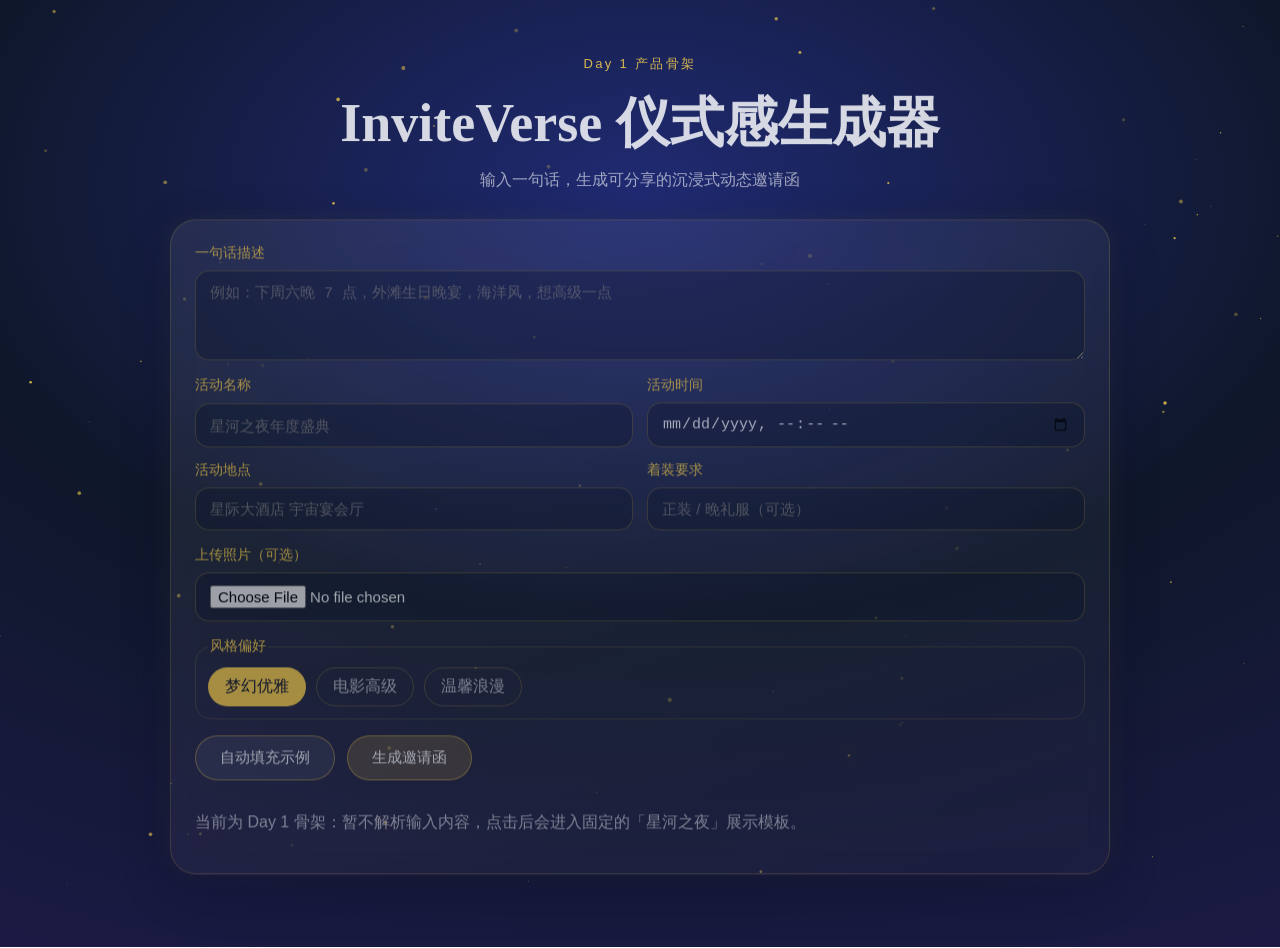
<file: web/day1/index.html>
﻿<!doctype html>
<html lang="zh-CN">
<head>
  <meta charset="utf-8">
  <meta name="viewport" content="width=device-width, initial-scale=1">
  <title>InviteVerse Day 1</title>
  <meta http-equiv="refresh" content="0; url=./creator.html">
</head>
<body>
  <p>正在跳转到 Creator 页面… <a href="./creator.html">点击进入</a></p>
</body>
</html>
</file>
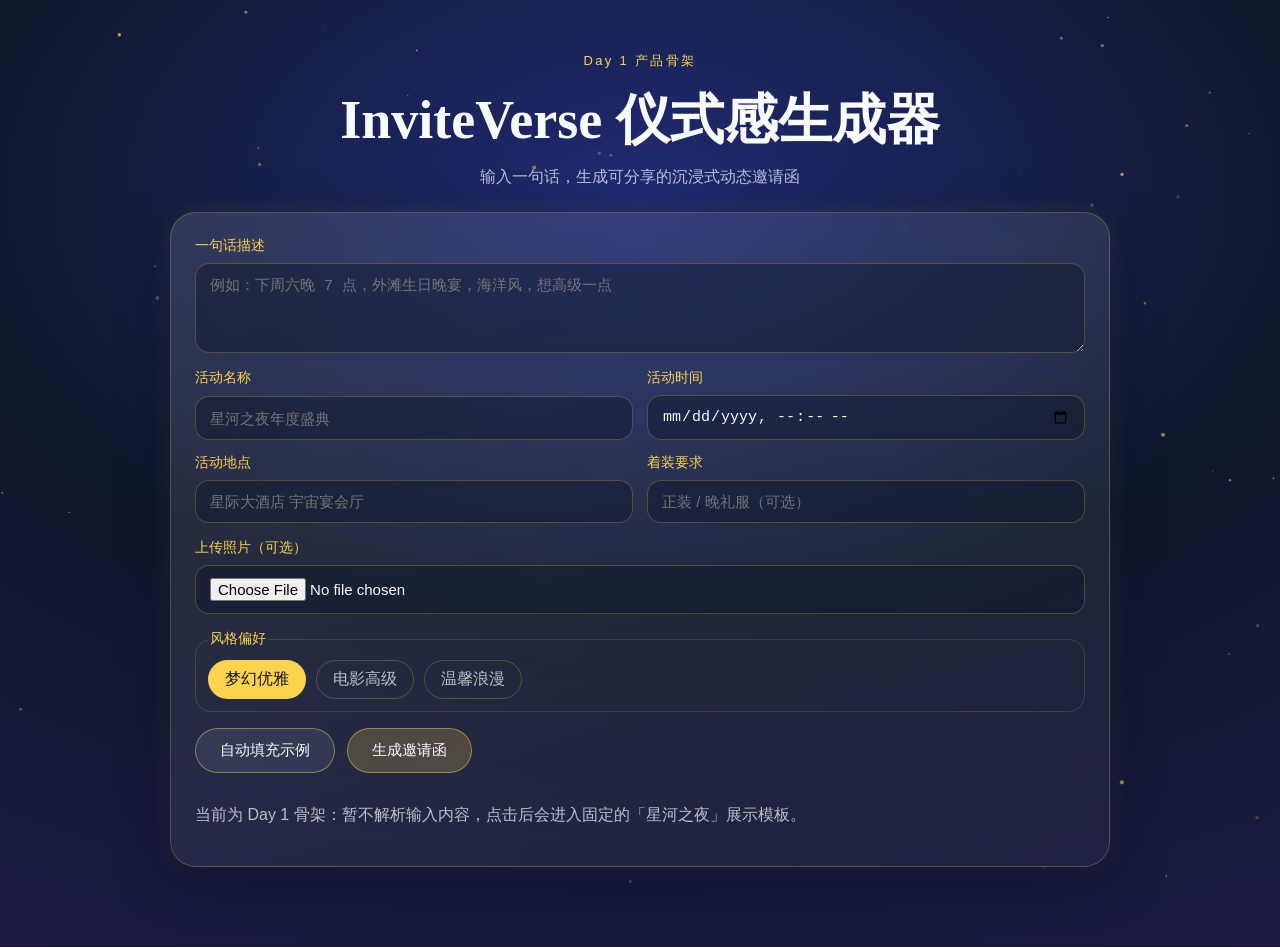
<file: web/day1/creator.html>
﻿<!doctype html>
<html lang="zh-CN">
<head>
  <meta charset="utf-8">
  <meta name="viewport" content="width=device-width, initial-scale=1">
  <title>InviteVerse 仪式感生成器 - 创建邀请</title>
  <link rel="stylesheet" href="./styles.css">
</head>
<body class="creator-page" data-page="creator">
  <canvas id="starfield-canvas" aria-hidden="true"></canvas>

  <div class="creator-shell">
    <header class="creator-header fade-up">
      <p class="eyebrow">Day 1 产品骨架</p>
      <h1>InviteVerse 仪式感生成器</h1>
      <p class="subhead">输入一句话，生成可分享的沉浸式动态邀请函</p>
    </header>

    <main class="glass-card creator-card fade-up delay-1">
      <form id="creator-form" class="creator-form">
        <label class="field">
          <span>一句话描述</span>
          <textarea
            id="prompt-input"
            name="prompt"
            rows="3"
            placeholder="例如：下周六晚 7 点，外滩生日晚宴，海洋风，想高级一点"
          ></textarea>
        </label>

        <div class="field-grid">
          <label class="field">
            <span>活动名称</span>
            <input type="text" name="event_name" placeholder="星河之夜年度盛典">
          </label>
          <label class="field">
            <span>活动时间</span>
            <input type="datetime-local" name="event_time">
          </label>
          <label class="field">
            <span>活动地点</span>
            <input type="text" name="event_location" placeholder="星际大酒店 宇宙宴会厅">
          </label>
          <label class="field">
            <span>着装要求</span>
            <input type="text" name="dress_code" placeholder="正装 / 晚礼服（可选）">
          </label>
        </div>

        <label class="field">
          <span>上传照片（可选）</span>
          <input type="file" name="photo" accept="image/*">
        </label>

        <fieldset class="style-group">
          <legend>风格偏好</legend>
          <label class="style-chip">
            <input type="radio" name="style" value="dream" checked>
            <span>梦幻优雅</span>
          </label>
          <label class="style-chip">
            <input type="radio" name="style" value="movie">
            <span>电影高级</span>
          </label>
          <label class="style-chip">
            <input type="radio" name="style" value="warm">
            <span>温馨浪漫</span>
          </label>
        </fieldset>

        <div class="actions">
          <button id="auto-fill-btn" type="button" class="btn btn-secondary">自动填充示例</button>
          <button type="submit" class="btn btn-primary">生成邀请函</button>
        </div>

        <p class="hint">当前为 Day 1 骨架：暂不解析输入内容，点击后会进入固定的「星河之夜」展示模板。</p>
      </form>
    </main>
  </div>

  <script src="./app.js"></script>
</body>
</html>
</file>
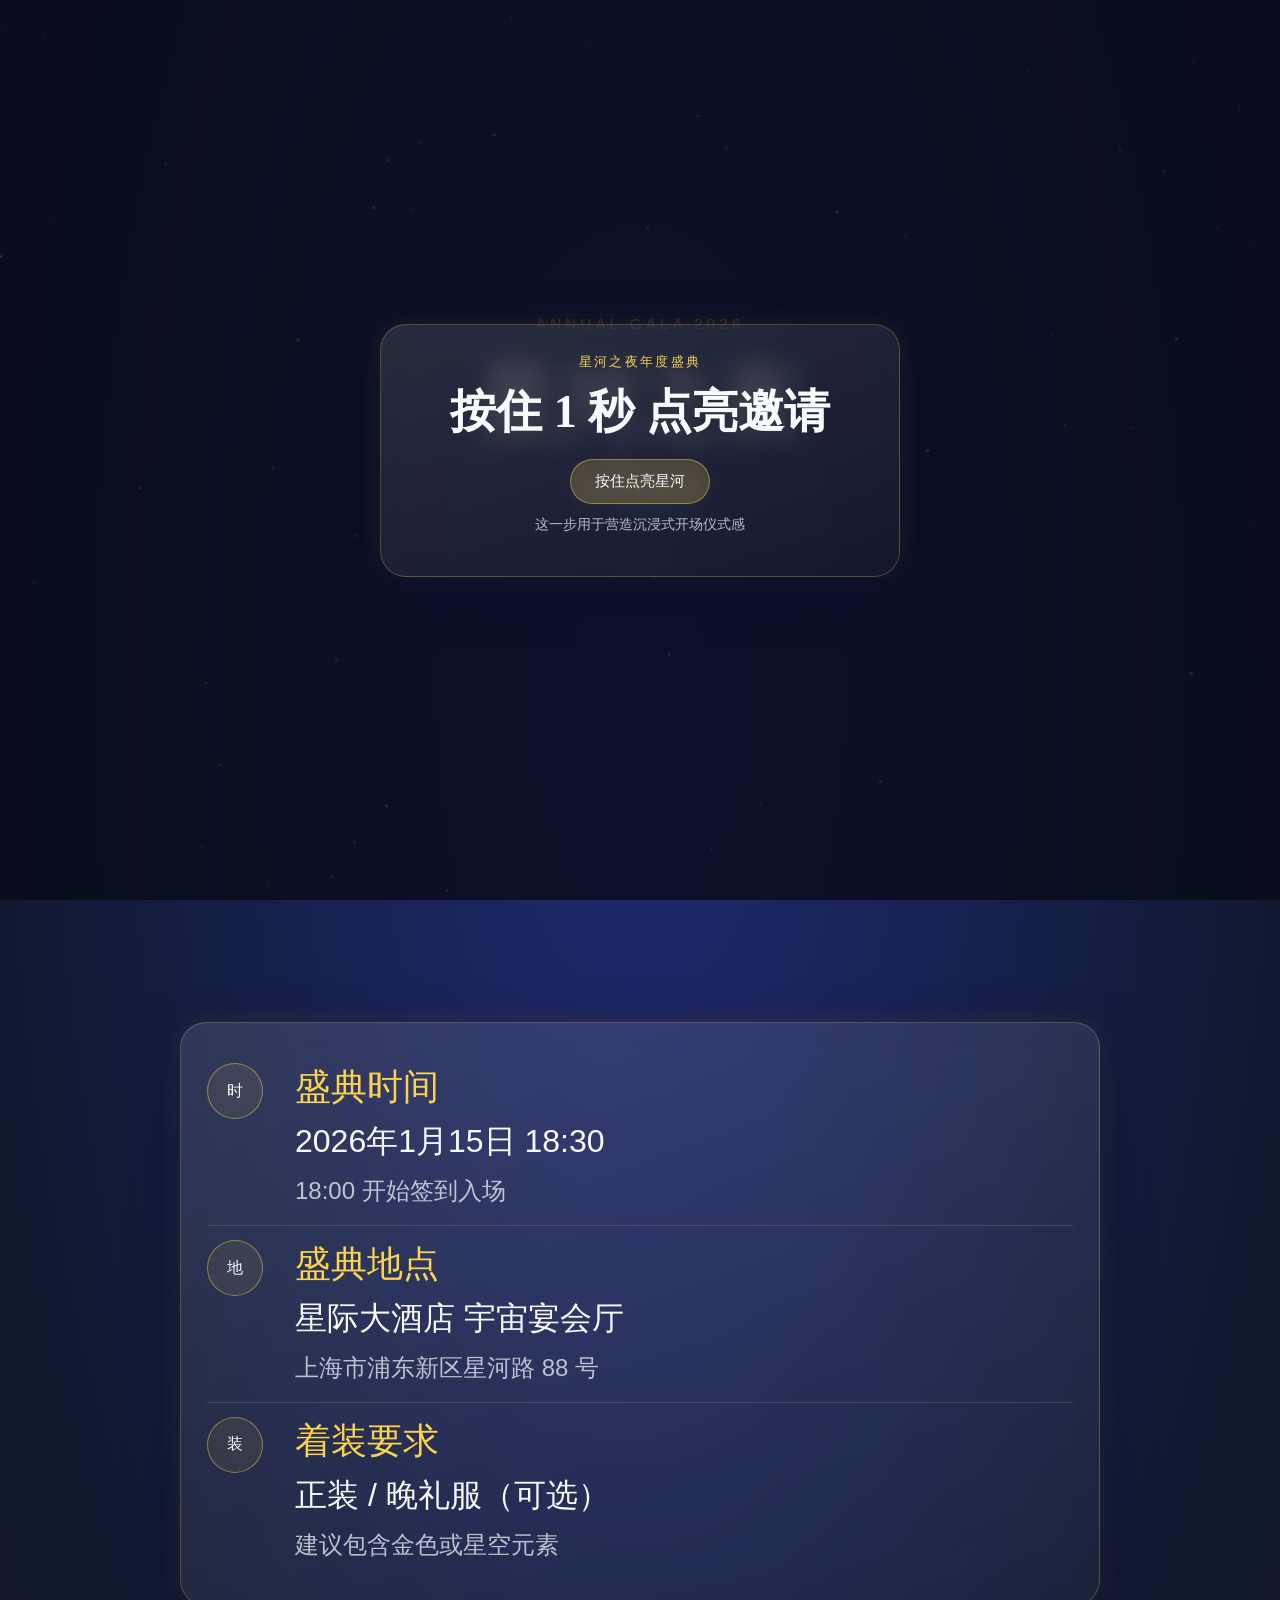
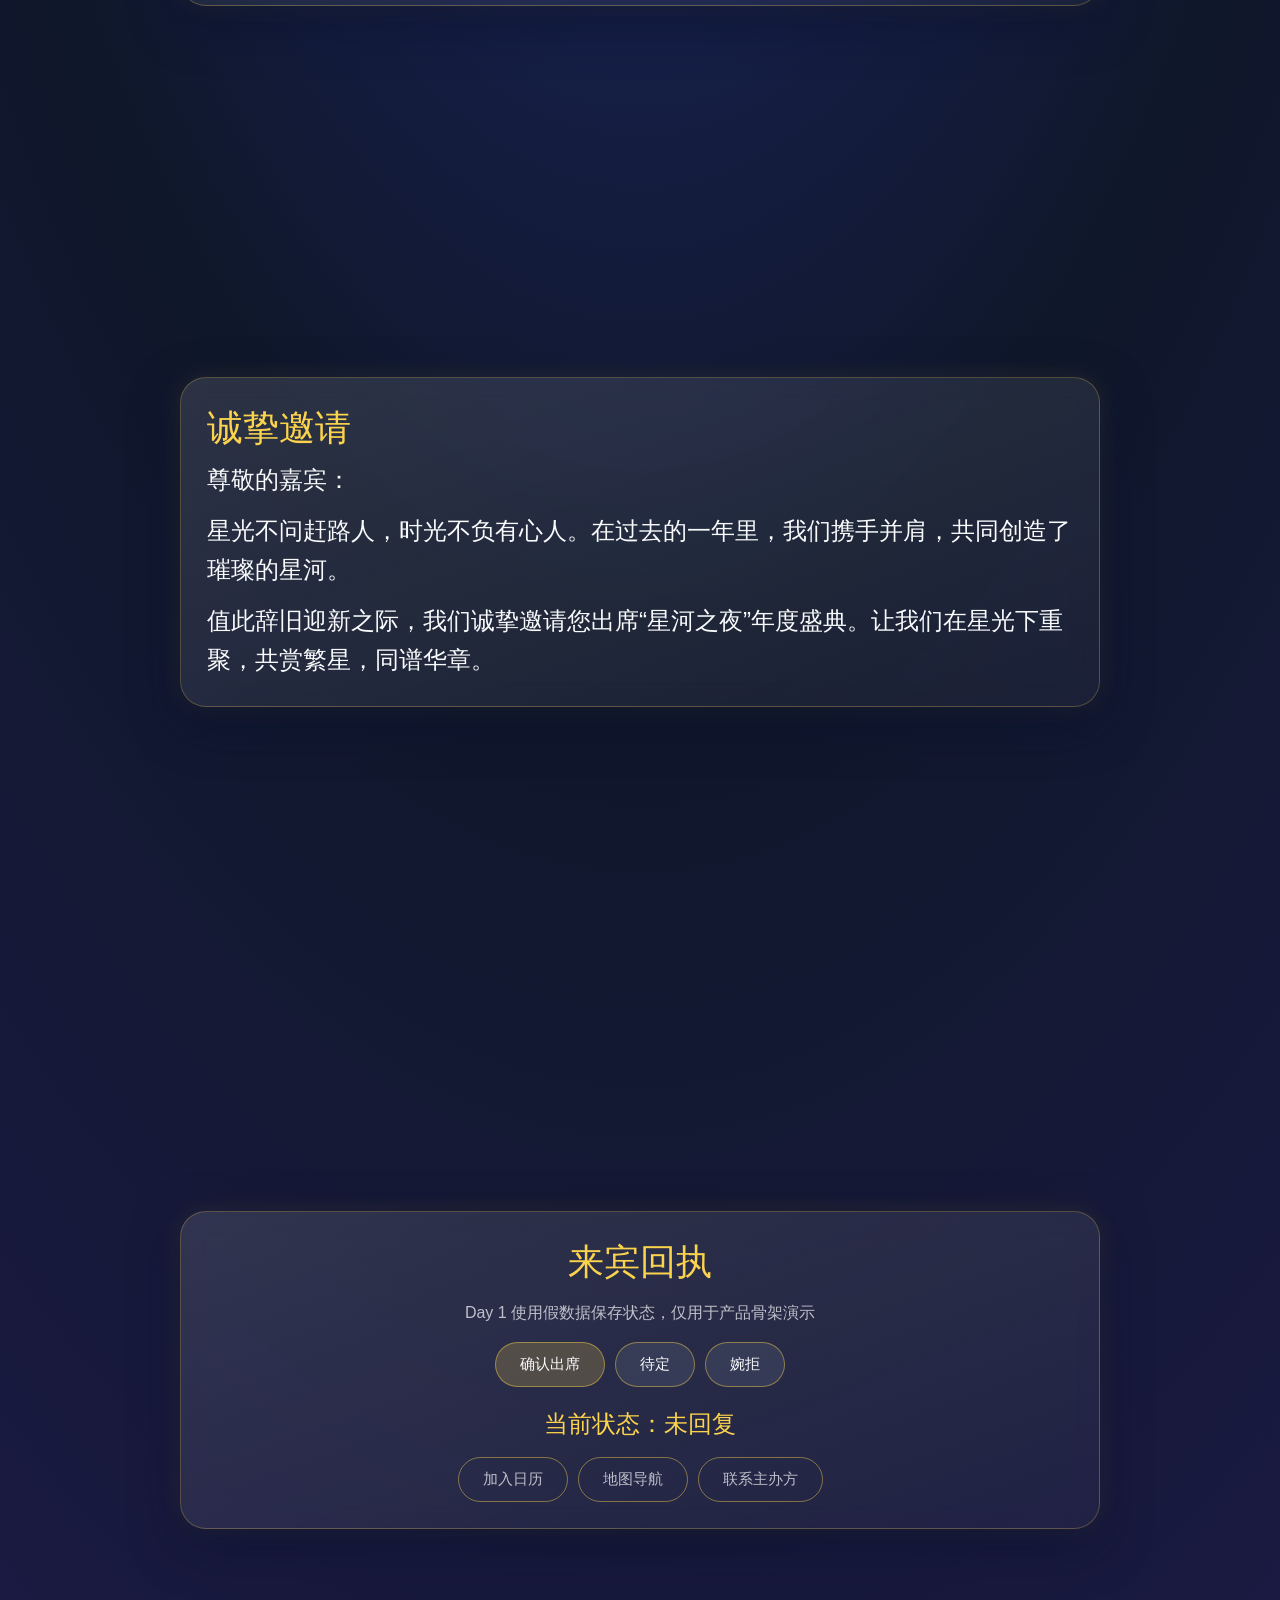
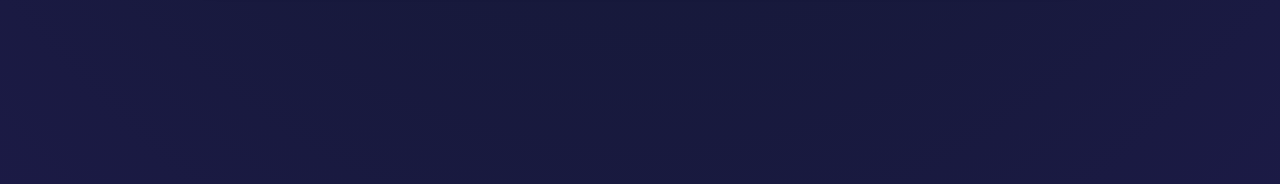
<file: web/day1/guest.html>
﻿<!doctype html>
<html lang="zh-CN">
<head>
  <meta charset="utf-8">
  <meta name="viewport" content="width=device-width, initial-scale=1">
  <title>星河之夜年度盛典 - 动态邀请函</title>
  <link rel="stylesheet" href="./styles.css">
</head>
<body class="guest-page" data-page="guest">
  <canvas id="starfield-canvas" aria-hidden="true"></canvas>

  <div id="ignite-overlay" class="ignite-overlay">
    <div class="ignite-panel glass-card">
      <p class="eyebrow">星河之夜年度盛典</p>
      <h2>按住 1 秒 点亮邀请</h2>
      <button id="ignite-button" type="button" class="btn btn-primary">按住点亮星河</button>
      <p class="overlay-note">这一步用于营造沉浸式开场仪式感</p>
    </div>
  </div>

  <main id="guest-main" class="guest-main">
    <section class="section hero">
      <div class="hero-content">
        <p class="hero-kicker fade-up">ANNUAL GALA 2026</p>
        <h1 class="hero-title fade-up delay-1">星河之夜</h1>
        <p class="hero-subtitle fade-up delay-2">年度盛典</p>
        <p class="hero-tip fade-up delay-3">向下滑动</p>
      </div>
    </section>

    <section class="section reveal-on-scroll">
      <article class="glass-card info-card">
        <div class="info-item">
          <div class="icon-ring">时</div>
          <div>
            <h3>盛典时间</h3>
            <p class="major">2026年1月15日 18:30</p>
            <p class="minor">18:00 开始签到入场</p>
          </div>
        </div>
        <div class="info-item">
          <div class="icon-ring">地</div>
          <div>
            <h3>盛典地点</h3>
            <p class="major">星际大酒店 宇宙宴会厅</p>
            <p class="minor">上海市浦东新区星河路 88 号</p>
          </div>
        </div>
        <div class="info-item">
          <div class="icon-ring">装</div>
          <div>
            <h3>着装要求</h3>
            <p class="major">正装 / 晚礼服（可选）</p>
            <p class="minor">建议包含金色或星空元素</p>
          </div>
        </div>
      </article>
    </section>

    <section class="section reveal-on-scroll">
      <article class="glass-card letter-card">
        <h2>诚挚邀请</h2>
        <p>尊敬的嘉宾：</p>
        <p>星光不问赶路人，时光不负有心人。在过去的一年里，我们携手并肩，共同创造了璀璨的星河。</p>
        <p>值此辞旧迎新之际，我们诚挚邀请您出席“星河之夜”年度盛典。让我们在星光下重聚，共赏繁星，同谱华章。</p>
      </article>
    </section>

    <section class="section reveal-on-scroll">
      <article class="glass-card action-card">
        <h2>来宾回执</h2>
        <p class="minor">Day 1 使用假数据保存状态，仅用于产品骨架演示</p>
        <div class="rsvp-actions">
          <button type="button" class="btn btn-primary" data-rsvp="confirm">确认出席</button>
          <button type="button" class="btn btn-secondary" data-rsvp="pending">待定</button>
          <button type="button" class="btn btn-secondary" data-rsvp="decline">婉拒</button>
        </div>
        <p id="rsvp-status" class="status-text">当前状态：未回复</p>

        <div class="utility-actions">
          <button id="calendar-btn" type="button" class="btn btn-ghost">加入日历</button>
          <button id="map-btn" type="button" class="btn btn-ghost">地图导航</button>
          <button id="contact-btn" type="button" class="btn btn-ghost">联系主办方</button>
        </div>
      </article>
    </section>
  </main>

  <div id="toast" class="toast" role="status" aria-live="polite"></div>

  <script src="./app.js"></script>
</body>
</html>
</file>
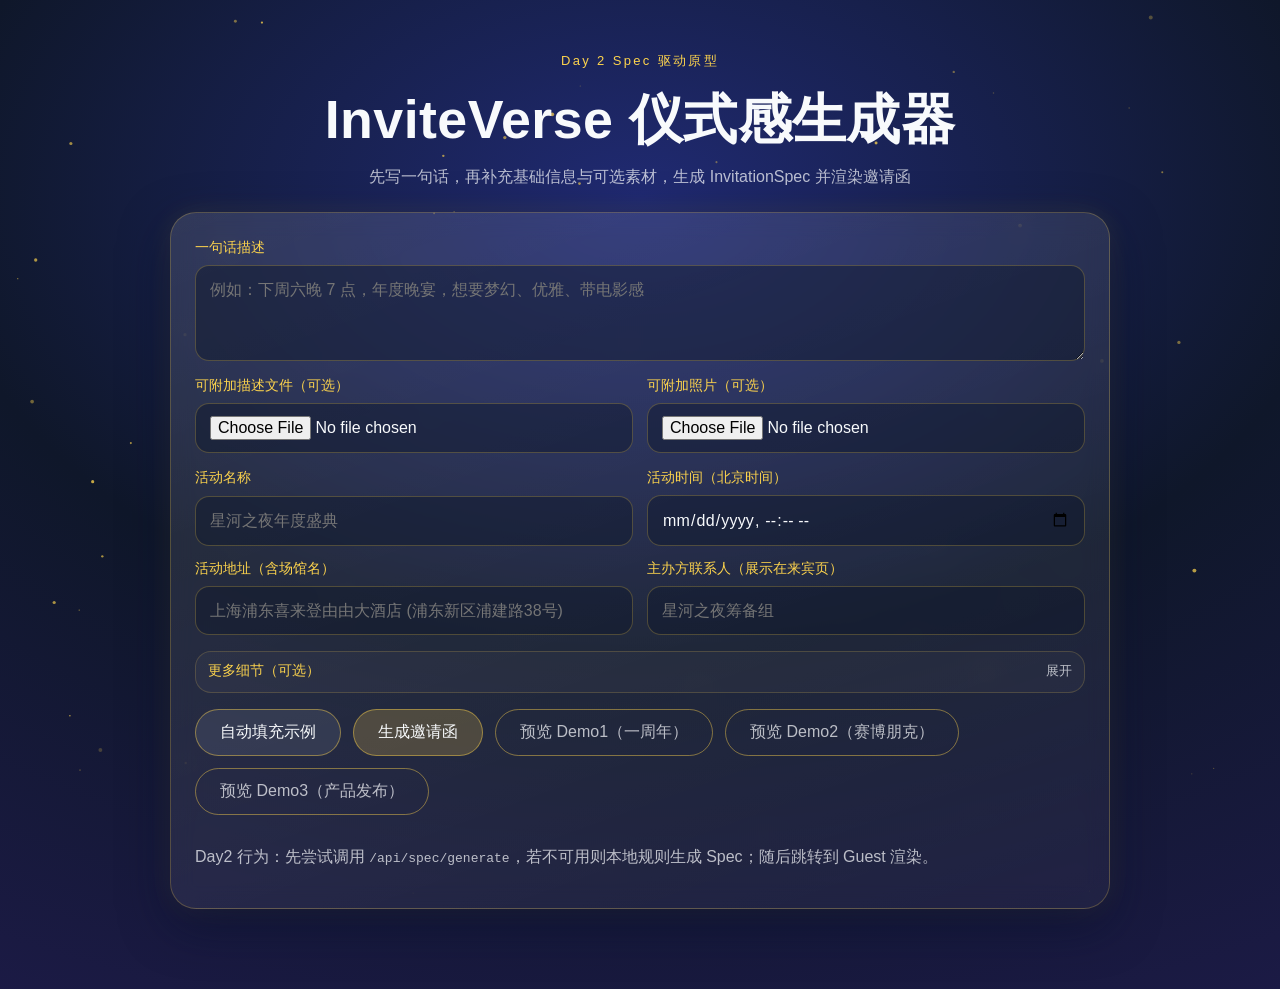
<file: web/day2/creator.html>
﻿<!doctype html>
<html lang="zh-CN">
<head>
  <meta charset="utf-8">
  <meta name="viewport" content="width=device-width, initial-scale=1">
  <title>InviteVerse 仪式感生成器 - Day2 创建邀请</title>
  <link rel="stylesheet" href="./styles.css">
</head>
<body class="creator-page" data-page="creator">
  <canvas id="starfield-canvas" aria-hidden="true"></canvas>

  <div class="creator-shell">
    <header class="creator-header fade-up">
      <p class="eyebrow">Day 2 Spec 驱动原型</p>
      <h1>InviteVerse 仪式感生成器</h1>
      <p class="subhead">先写一句话，再补充基础信息与可选素材，生成 InvitationSpec 并渲染邀请函</p>
    </header>

    <main class="glass-card creator-card fade-up delay-1">
      <form id="creator-form" class="creator-form">
        <label class="field field-wide">
          <span>一句话描述</span>
          <textarea
            id="prompt-input"
            name="prompt"
            rows="3"
            placeholder="例如：下周六晚 7 点，年度晚宴，想要梦幻、优雅、带电影感"
          ></textarea>
        </label>

        <div class="attachment-grid">
          <label class="field">
            <span>可附加描述文件（可选）</span>
            <input type="file" name="desc_file" accept=".txt,.md,.doc,.docx,.pdf">
          </label>
          <label class="field">
            <span>可附加照片（可选）</span>
            <input type="file" name="photo_file" accept="image/*">
          </label>
        </div>

        <div class="field-grid">
          <label class="field">
            <span>活动名称</span>
            <input type="text" name="event_name" placeholder="星河之夜年度盛典" required>
          </label>
          <label class="field">
            <span>活动时间（北京时间）</span>
            <input type="datetime-local" name="event_time" required>
          </label>
          <label class="field">
            <span>活动地址（含场馆名）</span>
            <input type="text" name="event_address" placeholder="上海浦东喜来登由由大酒店 (浦东新区浦建路38号)" required>
          </label>
          <label class="field">
            <span>主办方联系人（展示在来宾页）</span>
            <input type="text" name="event_contact" placeholder="星河之夜筹备组" required>
          </label>
        </div>

        <details class="advanced-panel">
          <summary>更多细节（可选）</summary>
          <div class="advanced-grid">
            <label class="field">
              <span>着装要求（可选）</span>
              <input type="text" name="dress_code" placeholder="正装 / 晚礼服（Black Tie Optional）">
            </label>
          </div>
        </details>

        <div class="actions">
          <button id="auto-fill-btn" type="button" class="btn btn-secondary">自动填充示例</button>
          <button type="submit" class="btn btn-primary">生成邀请函</button>
          <a href="./demo1_anniversary.html" class="btn btn-ghost" target="_blank" rel="noopener">预览 Demo1（一周年）</a>
          <a href="./demo2_cyberpunk.html" class="btn btn-ghost" target="_blank" rel="noopener">预览 Demo2（赛博朋克）</a>
          <a href="./demo3_launch.html" class="btn btn-ghost" target="_blank" rel="noopener">预览 Demo3（产品发布）</a>
        </div>

        <p class="hint">Day2 行为：先尝试调用 <code>/api/spec/generate</code>，若不可用则本地规则生成 Spec；随后跳转到 Guest 渲染。</p>
      </form>
    </main>
  </div>

  <script src="./app.js"></script>
</body>
</html>
</file>
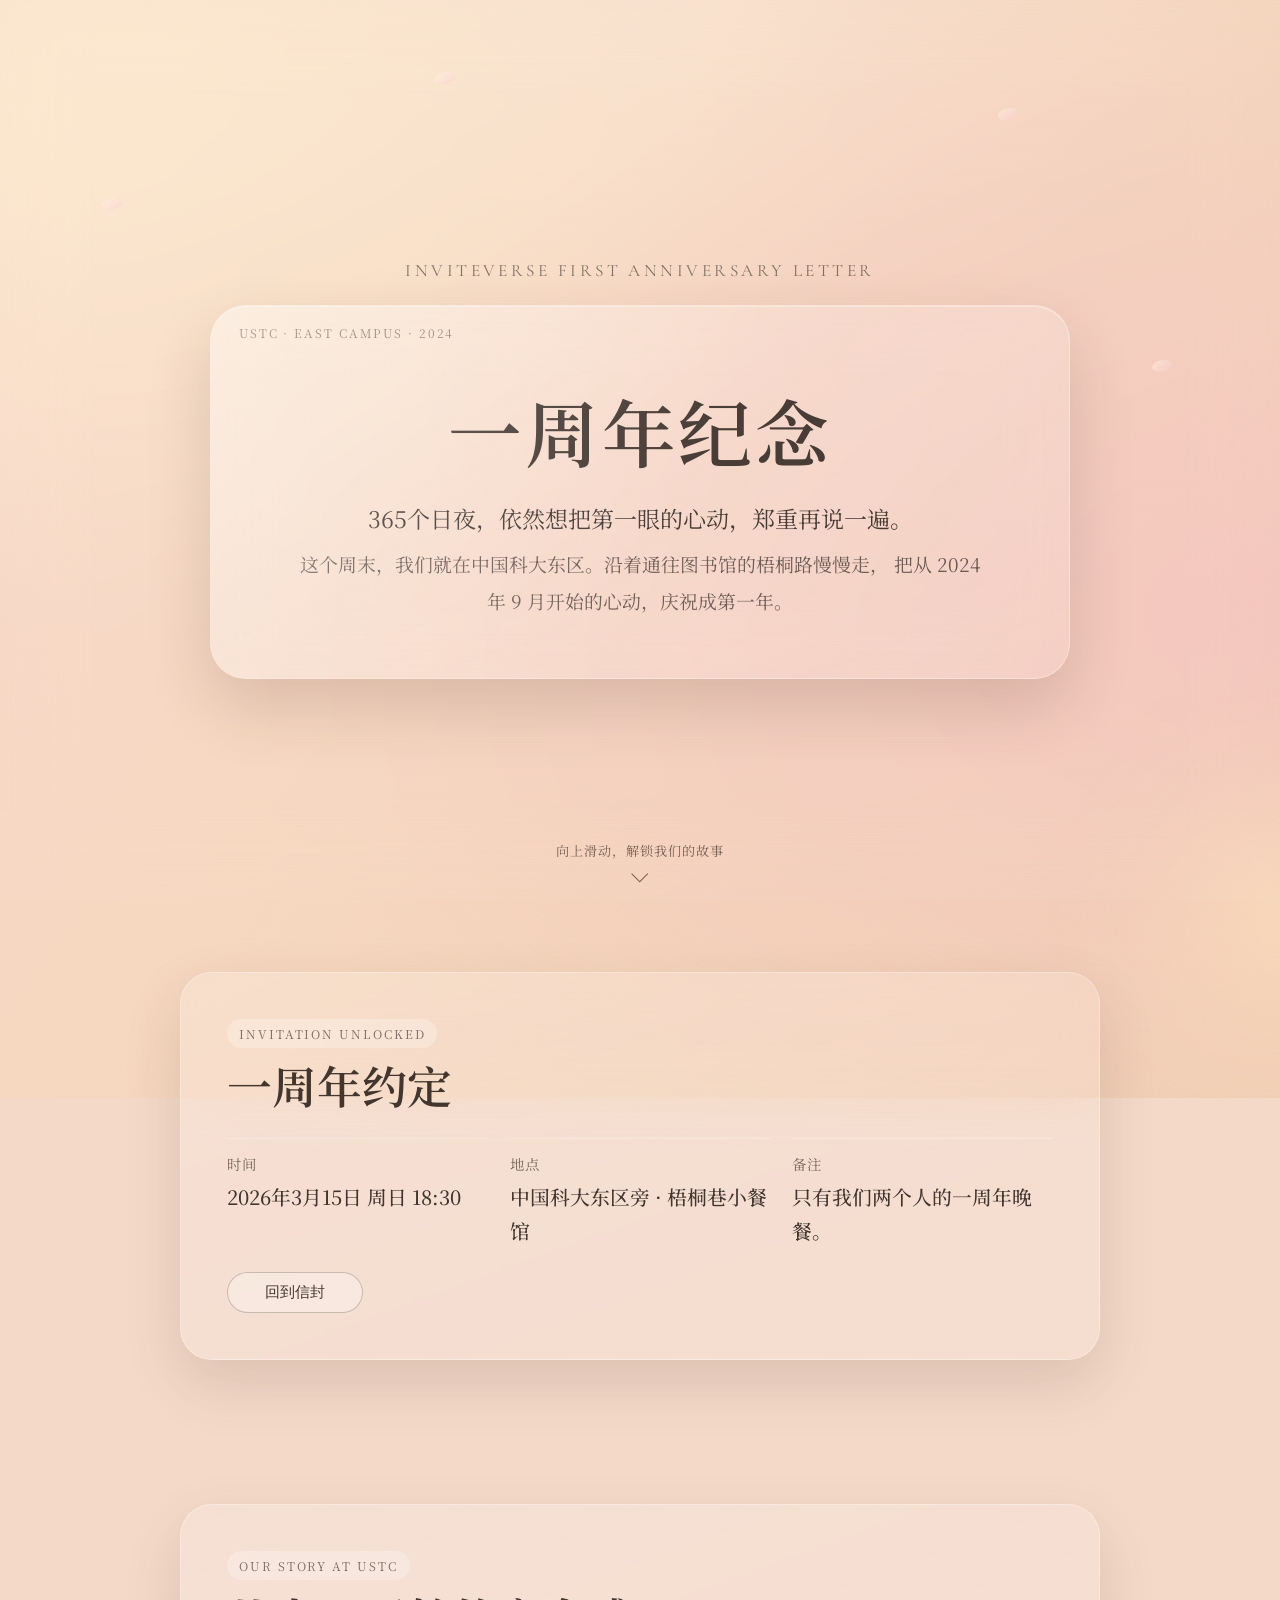
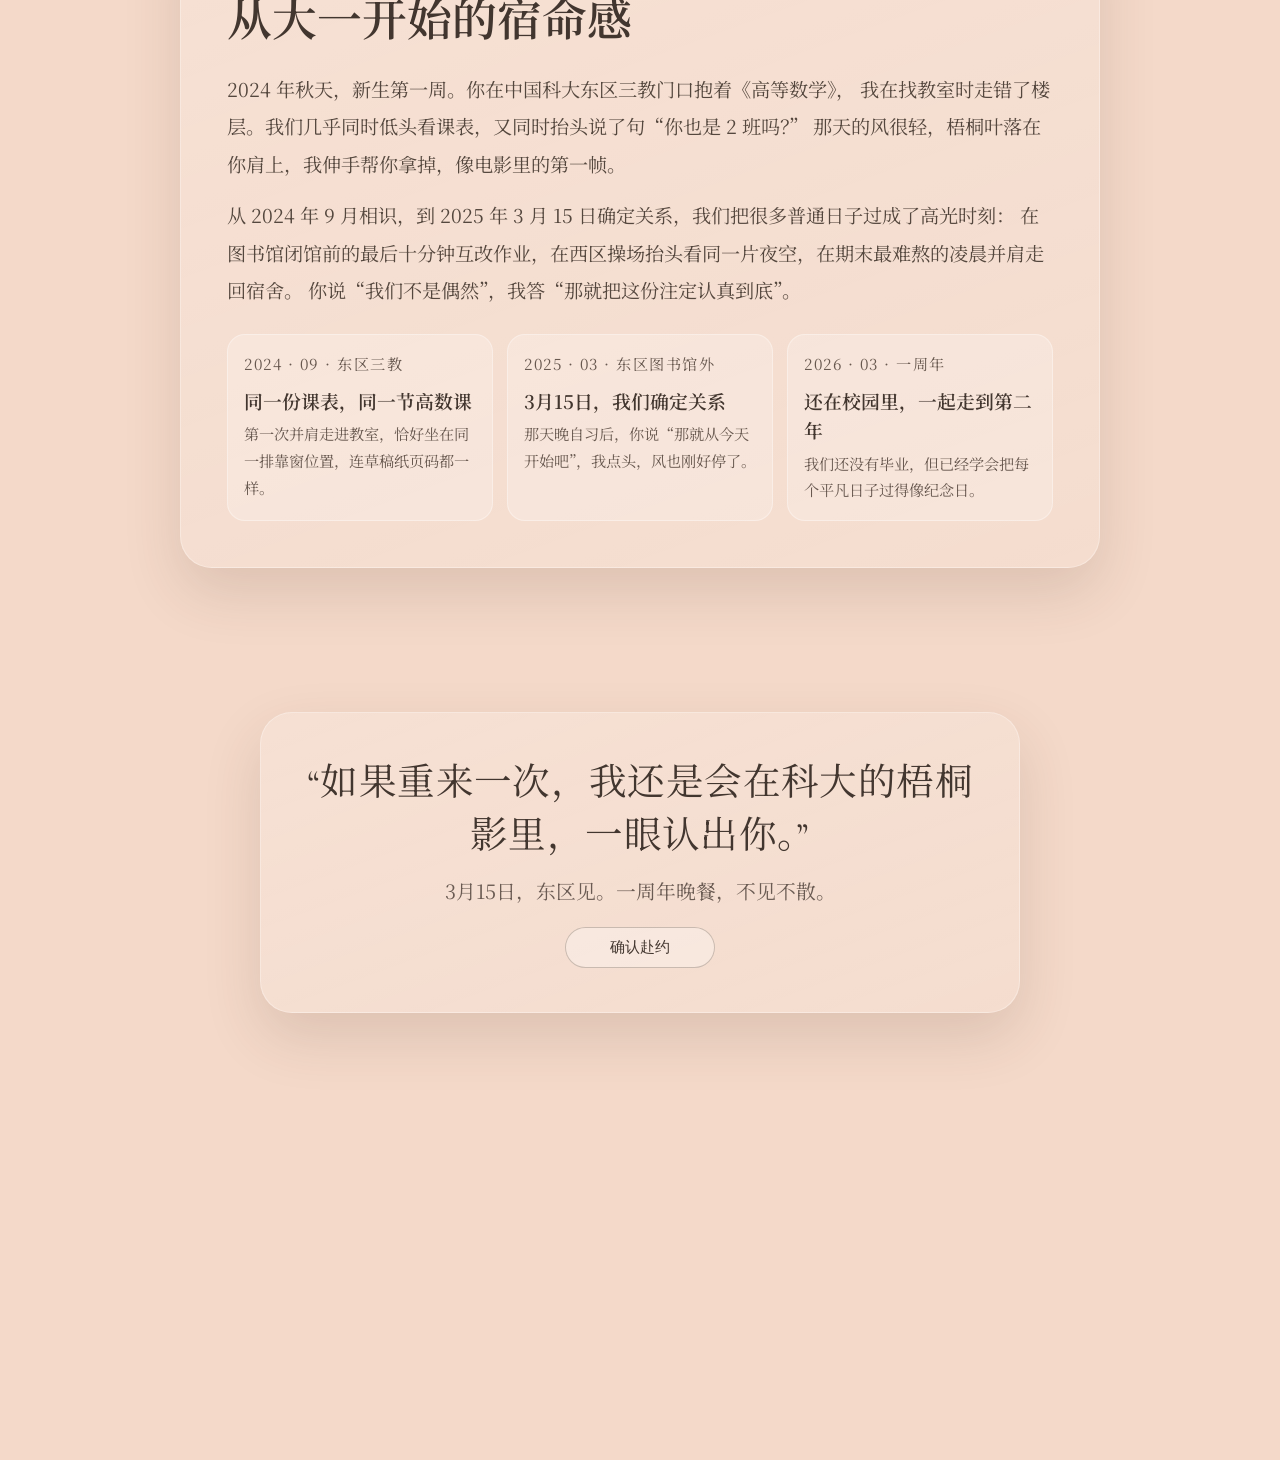
<file: web/day2/demo1_anniversary.html>
﻿<!doctype html>
<html lang="zh-CN">
<head>
  <meta charset="utf-8">
  <meta name="viewport" content="width=device-width, initial-scale=1">
  <title>InviteVerse Demo1 - 情侣一周年纪念</title>
  <link rel="preconnect" href="https://fonts.googleapis.com">
  <link rel="preconnect" href="https://fonts.gstatic.com" crossorigin>
  <link href="https://fonts.googleapis.com/css2?family=Cormorant+Garamond:wght@500;600&family=Noto+Serif+SC:wght@400;500;600&display=swap" rel="stylesheet">
  <link rel="stylesheet" href="./demo1.css">
</head>
<body>
  <div class="demo1-root" id="demo1-root">
    <div class="bg-gradient" aria-hidden="true"></div>
    <div class="bg-blur" aria-hidden="true"></div>
    <div class="bg-grain" aria-hidden="true"></div>
    <div class="pointer-glow" id="pointer-glow" aria-hidden="true"></div>

    <div class="petal-layer" aria-hidden="true">
      <span class="petal petal-a"></span>
      <span class="petal petal-b"></span>
      <span class="petal petal-c"></span>
      <span class="petal petal-d"></span>
    </div>

    <main class="hero-stage">
      <p class="hero-eyebrow">InviteVerse First Anniversary Letter</p>

      <section class="envelope-shell" aria-label="情侣一周年邀请卡片">
        <article class="envelope-card">
          <p class="seal-line">USTC · East Campus · 2024</p>
          <div class="envelope-content">
            <h1>一周年纪念</h1>
            <p class="lead">365个日夜，依然想把第一眼的心动，郑重再说一遍。</p>
            <p class="message">
              这个周末，我们就在中国科大东区。沿着通往图书馆的梧桐路慢慢走，
              把从 2024 年 9 月开始的心动，庆祝成第一年。
            </p>
          </div>
        </article>
      </section>

      <div id="swipe-hint" class="swipe-hint" aria-hidden="true">
        <span>向上滑动，解锁我们的故事</span>
        <span class="arrow"></span>
      </div>
    </main>

    <section id="detail-section" class="detail-section reveal-block" aria-label="一周年赴约信息">
      <article class="detail-card">
        <p class="chip">invitation unlocked</p>
        <h2>一周年约定</h2>

        <div class="detail-grid">
          <div class="detail-item">
            <p>时间</p>
            <strong>2026年3月15日 周日 18:30</strong>
          </div>
          <div class="detail-item">
            <p>地点</p>
            <strong>中国科大东区旁 · 梧桐巷小餐馆</strong>
          </div>
          <div class="detail-item">
            <p>备注</p>
            <strong>只有我们两个人的一周年晚餐。</strong>
          </div>
        </div>

        <button id="replay-btn" class="replay-btn" type="button">回到信封</button>
      </article>
    </section>

    <section id="story-section" class="story-section reveal-block" aria-label="中国科大校园恋爱故事">
      <article class="story-card">
        <p class="chip">our story at USTC</p>
        <h2>从大一开始的宿命感</h2>
        <p class="story-paragraph">
          2024 年秋天，新生第一周。你在中国科大东区三教门口抱着《高等数学》，
          我在找教室时走错了楼层。我们几乎同时低头看课表，又同时抬头说了句“你也是 2 班吗？”
          那天的风很轻，梧桐叶落在你肩上，我伸手帮你拿掉，像电影里的第一帧。
        </p>
        <p class="story-paragraph">
          从 2024 年 9 月相识，到 2025 年 3 月 15 日确定关系，我们把很多普通日子过成了高光时刻：
          在图书馆闭馆前的最后十分钟互改作业，在西区操场抬头看同一片夜空，在期末最难熬的凌晨并肩走回宿舍。
          你说“我们不是偶然”，我答“那就把这份注定认真到底”。
        </p>

        <div class="moment-list">
          <article class="moment-item">
            <p class="moment-date">2024 · 09 · 东区三教</p>
            <h3>同一份课表，同一节高数课</h3>
            <p>第一次并肩走进教室，恰好坐在同一排靠窗位置，连草稿纸页码都一样。</p>
          </article>
          <article class="moment-item">
            <p class="moment-date">2025 · 03 · 东区图书馆外</p>
            <h3>3月15日，我们确定关系</h3>
            <p>那天晚自习后，你说“那就从今天开始吧”，我点头，风也刚好停了。</p>
          </article>
          <article class="moment-item">
            <p class="moment-date">2026 · 03 · 一周年</p>
            <h3>还在校园里，一起走到第二年</h3>
            <p>我们还没有毕业，但已经学会把每个平凡日子过得像纪念日。</p>
          </article>
        </div>
      </article>
    </section>

    <section class="closing-section reveal-block" aria-label="邀请确认">
      <article class="closing-card">
        <p class="closing-quote">“如果重来一次，我还是会在科大的梧桐影里，一眼认出你。”</p>
        <p class="closing-note">3月15日，东区见。一周年晚餐，不见不散。</p>
        <button id="join-btn" class="join-btn" type="button">确认赴约</button>
      </article>
    </section>
  </div>

  <div id="demo1-toast" class="demo1-toast" role="status" aria-live="polite"></div>

  <script src="./demo1.js"></script>
</body>
</html>
</file>
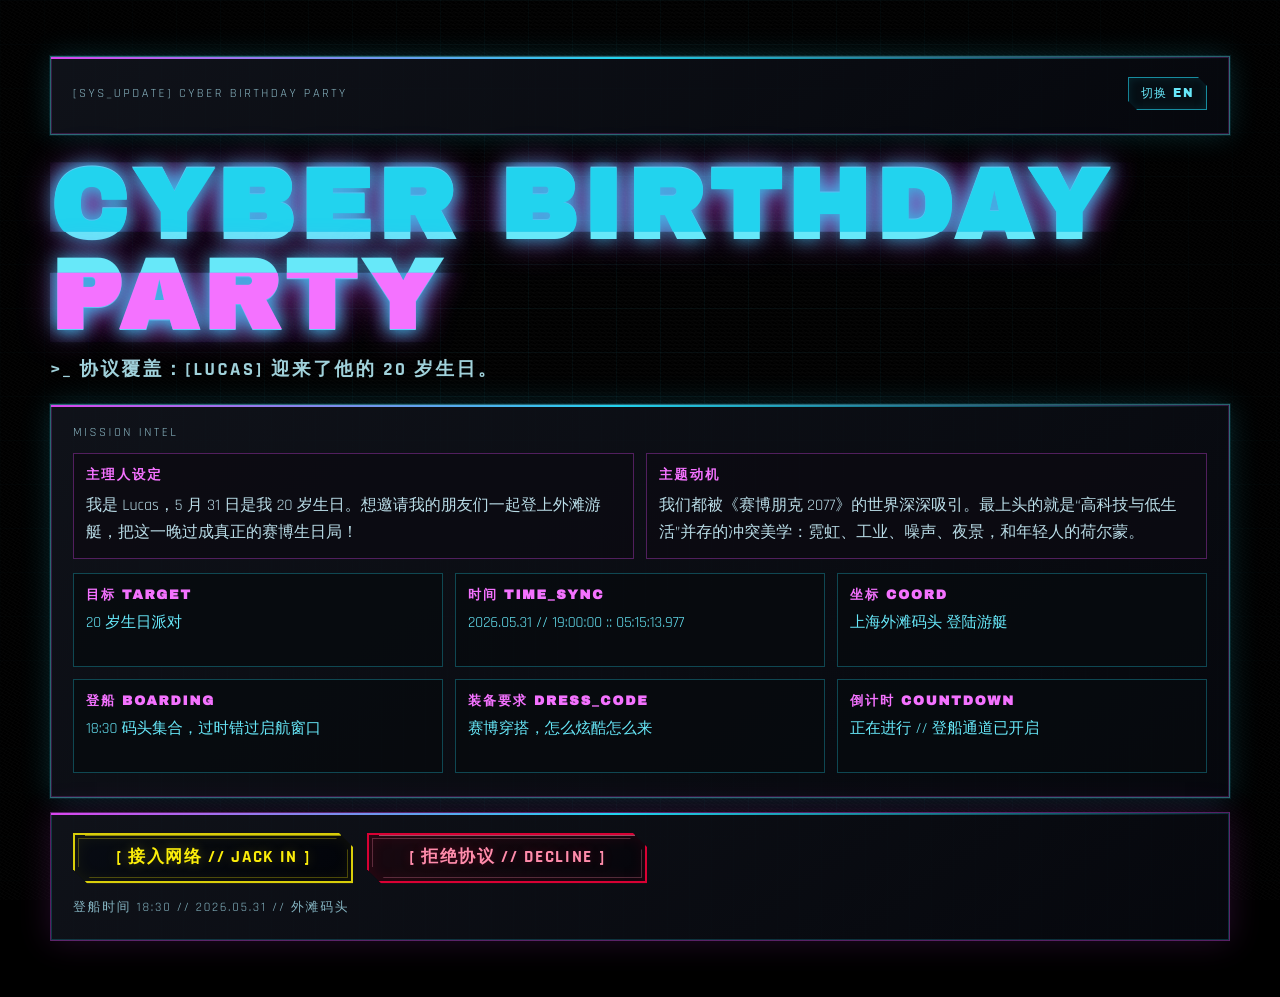
<file: web/day2/demo2_cyberpunk.html>
﻿<!doctype html>
<html lang="zh-CN">
<head>
  <meta charset="utf-8">
  <meta name="viewport" content="width=device-width, initial-scale=1">
  <title>InviteVerse Demo2 - 赛博朋克 2077 风格 20 岁游艇生日派对</title>
  <link rel="preconnect" href="https://fonts.googleapis.com">
  <link rel="preconnect" href="https://fonts.gstatic.com" crossorigin>
  <link href="https://fonts.googleapis.com/css2?family=Archivo+Black&family=Rajdhani:wght@500;700&display=swap" rel="stylesheet">
  <link rel="stylesheet" href="./demo2.css">
</head>
<body>
  <div class="cyber-root" id="cyber-root">
    <div class="scene-grid" aria-hidden="true"></div>
    <div class="scene-scanline" aria-hidden="true"></div>
    <div class="scene-vignette" aria-hidden="true"></div>
    <div class="scene-noise" aria-hidden="true"></div>

    <main class="cyber-stage">
      <section class="panel reveal-panel" aria-label="顶部状态栏">
        <div class="header-row">
          <p class="panel-tag" data-i18n="sysUpdate">[SYS_UPDATE] CYBER BIRTHDAY PARTY</p>
          <button id="lang-toggle" class="lang-toggle" type="button" aria-label="language toggle">切换 EN</button>
        </div>
      </section>

      <section class="title-zone reveal-panel" aria-label="核心标题区">
        <h1 class="glitch-title" data-text="CYBER BIRTHDAY PARTY">CYBER BIRTHDAY PARTY</h1>
        <p class="subtitle" data-i18n="heroSubtitle">&gt;_ 协议覆盖：[Lucas] 迎来了他的 20 岁生日。</p>
      </section>

      <section class="panel reveal-panel" aria-label="任务详情卡片">
        <p class="panel-tag" data-i18n="missionIntel">MISSION INTEL</p>

        <div class="split-grid">
          <article class="story-block">
            <h2 data-i18n="hostTitle">主理人设定</h2>
            <p data-i18n="hostCopy">我是 Lucas，5 月 31 日是我 20 岁生日。想邀请我的朋友们一起登上外滩游艇，把这一晚过成真正的赛博生日局！</p>
          </article>
          <article class="story-block">
            <h2 data-i18n="themeTitle">主题动机</h2>
            <p data-i18n="themeCopy">我们都被《赛博朋克 2077》的世界深深吸引。最上头的就是“高科技与低生活”并存的冲突美学：霓虹、工业、噪声、夜景，和年轻人的荷尔蒙。</p>
          </article>
        </div>

        <div class="panel-grid panel-grid-6">
          <article class="info-block">
            <h2 data-i18n="targetLabel">目标 TARGET</h2>
            <p data-i18n="targetValue">20 岁生日派对</p>
          </article>
          <article class="info-block">
            <h2 data-i18n="timeLabel">时间 TIME_SYNC</h2>
            <p id="time-sync-text">2026.05.31 // 19:00:00 :: --:--:--.---</p>
          </article>
          <article class="info-block">
            <h2 data-i18n="coordLabel">坐标 COORD</h2>
            <p data-i18n="coordValue">上海外滩码头 登陆游艇</p>
          </article>
          <article class="info-block">
            <h2 data-i18n="boardingLabel">登船 BOARDING</h2>
            <p data-i18n="boardingValue">18:30 码头集合，过时错过启航窗口</p>
          </article>
          <article class="info-block">
            <h2 data-i18n="dressLabel">装备要求 DRESS_CODE</h2>
            <p data-i18n="dressValue">赛博穿搭，怎么炫酷怎么来</p>
          </article>
          <article class="info-block">
            <h2 data-i18n="countdownLabel">倒计时 COUNTDOWN</h2>
            <p id="countdown-text" data-i18n="countdownLoading">SYNCING...</p>
          </article>
        </div>
      </section>

      <section class="cta-zone reveal-panel" aria-label="接受邀请">
        <button id="join-btn" class="join-btn" type="button" data-i18n="joinBtn">[ 接入网络 // JACK IN ]</button>
        <button id="decline-btn" class="decline-btn" type="button" data-i18n="declineBtn">[ 拒绝协议 // DECLINE ]</button>
        <p class="cta-note" data-i18n="ctaNote">登船时间 18:30 // 2026.05.31 // 外滩码头</p>
      </section>
    </main>
  </div>

  <div id="cyber-toast" class="cyber-toast" role="status" aria-live="polite"></div>

  <script src="./demo2.js"></script>
</body>
</html>
</file>
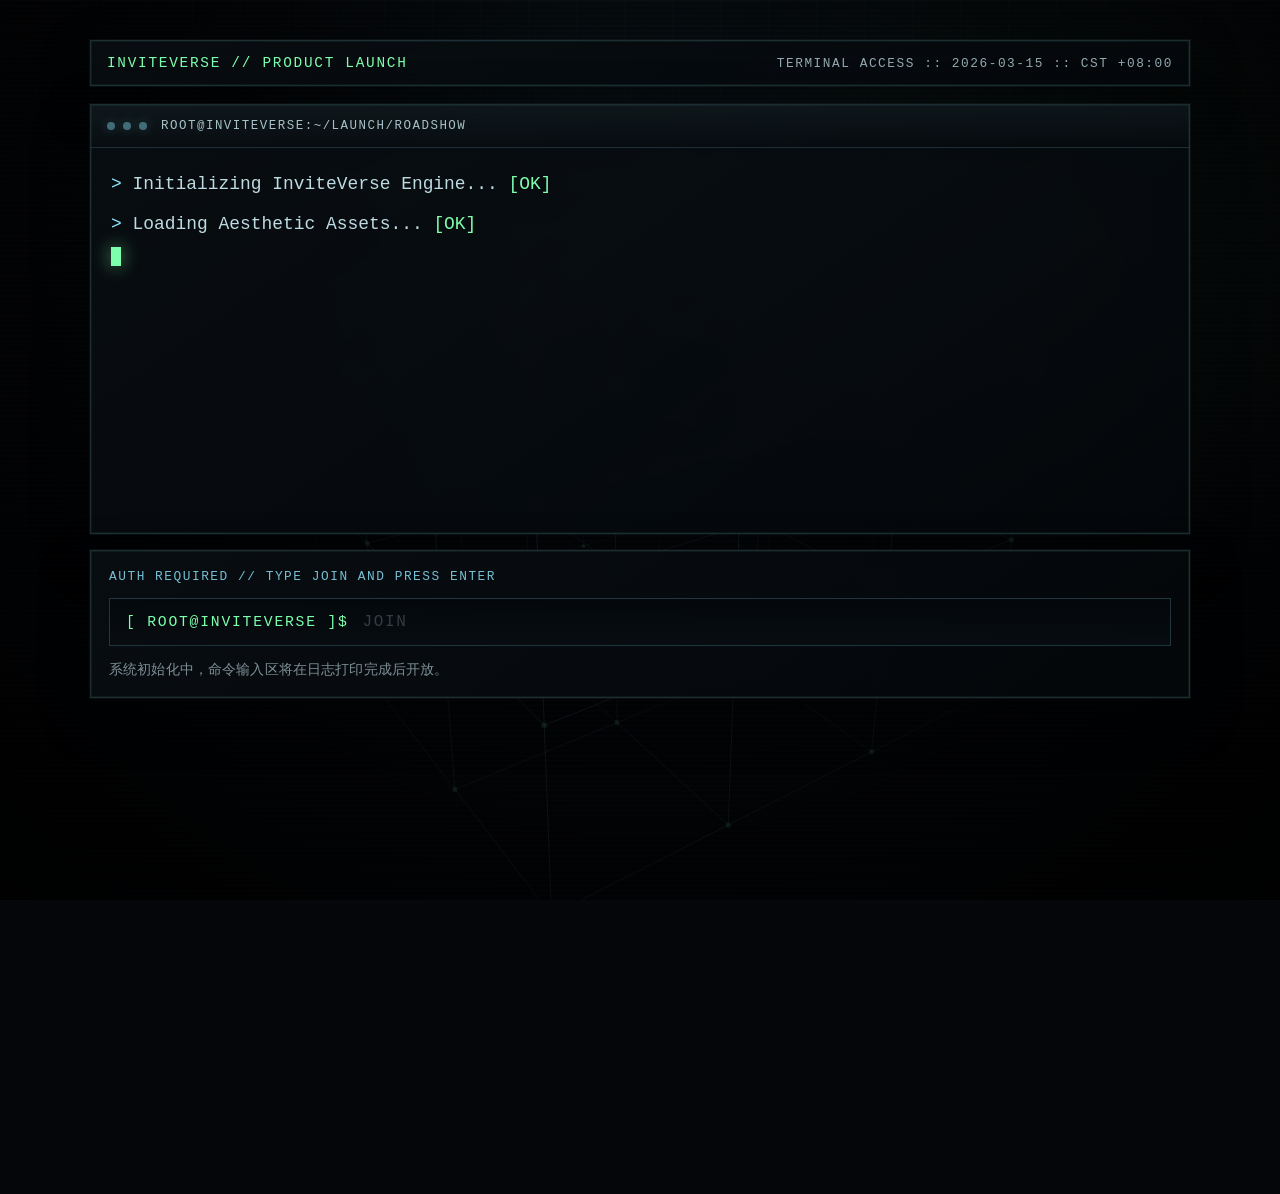
<file: web/day2/demo3_launch.html>
﻿<!doctype html>
<html lang="zh-CN">
<head>
  <meta charset="utf-8">
  <meta name="viewport" content="width=device-width, initial-scale=1">
  <title>InviteVerse Demo3 - 产品发布现场</title>
  <link rel="stylesheet" href="./demo3.css">
</head>
<body>
  <div id="auth-flash" class="auth-flash" aria-hidden="true"></div>
  <canvas id="wireframe-canvas" class="wireframe-canvas" aria-hidden="true"></canvas>
  <div class="scene-grid" aria-hidden="true"></div>
  <div class="scene-scanlines" aria-hidden="true"></div>
  <div class="scene-vignette" aria-hidden="true"></div>

  <main class="launch-shell">
    <header class="status-bar reveal-block" aria-label="系统状态栏">
      <p class="status-pill">INVITEVERSE // PRODUCT LAUNCH</p>
      <p class="status-meta">TERMINAL ACCESS :: 2026-03-15 :: CST +08:00</p>
    </header>

    <section class="terminal-panel reveal-block" aria-label="终端邀请函主体">
      <div class="terminal-topbar">
        <div class="terminal-lights" aria-hidden="true">
          <span></span>
          <span></span>
          <span></span>
        </div>
        <p class="terminal-title">root@inviteverse:~/launch/roadshow</p>
      </div>

      <div class="terminal-body">
        <div id="typewriter-lines" class="typewriter-lines"></div>
        <div id="typing-cursor" class="typing-cursor" aria-hidden="true"></div>
      </div>
    </section>

    <section id="unlock-panel" class="unlock-panel reveal-block" aria-label="命令行解锁区域">
      <p class="unlock-label">AUTH REQUIRED // TYPE JOIN AND PRESS ENTER</p>
      <form id="command-form" class="command-form" autocomplete="off">
        <label class="command-shell" for="command-input">
          <span class="command-prefix">[ root@inviteverse ]$</span>
          <input
            id="command-input"
            class="command-input"
            type="text"
            name="command"
            inputmode="latin"
            autocapitalize="characters"
            autocomplete="off"
            spellcheck="false"
            placeholder="JOIN"
            disabled
          >
        </label>
      </form>
      <p id="command-hint" class="command-hint">系统初始化中，命令输入区将在日志打印完成后开放。</p>
    </section>

    <section id="access-result" class="access-result" aria-label="邀请码矩阵">
      <div class="result-copy">
        <p class="result-tag">ACCESS GRANTED</p>
        <h2>InviteVerse 首发路演邀请已授权</h2>
        <p class="result-text">2026 年 3 月 15 日，InviteVerse 产品首发路演。评委席、演示区与体验入口已就绪，准时接入。</p>
        <p class="result-code">INVITE CODE :: IV-LAUNCH-0315</p>
      </div>

      <div class="qr-panel">
        <div id="qr-matrix" class="qr-matrix" role="img" aria-label="InviteVerse 路演邀请码二维矩阵"></div>
        <p class="qr-caption">SCAN VISUALLY // ACCESS TOKEN READY</p>
      </div>
    </section>
  </main>

  <script src="./demo3.js"></script>
</body>
</html>
</file>
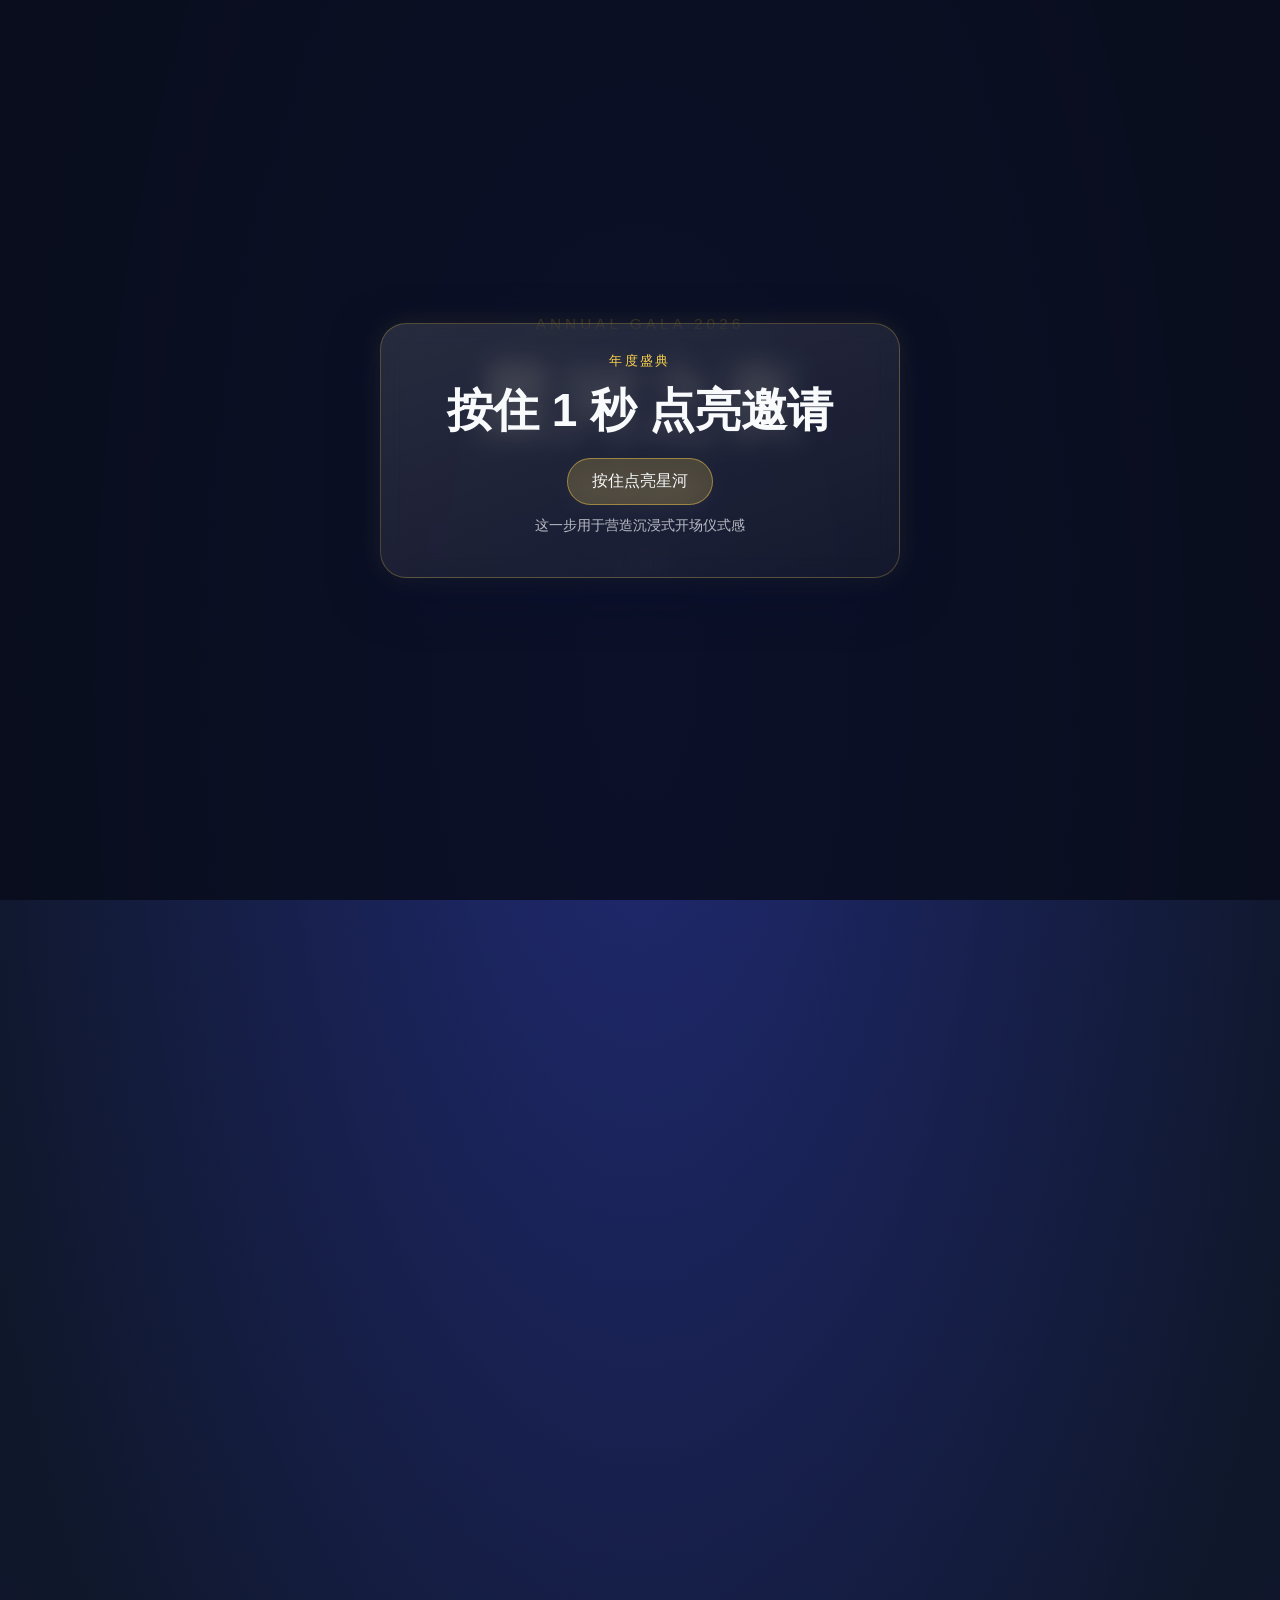
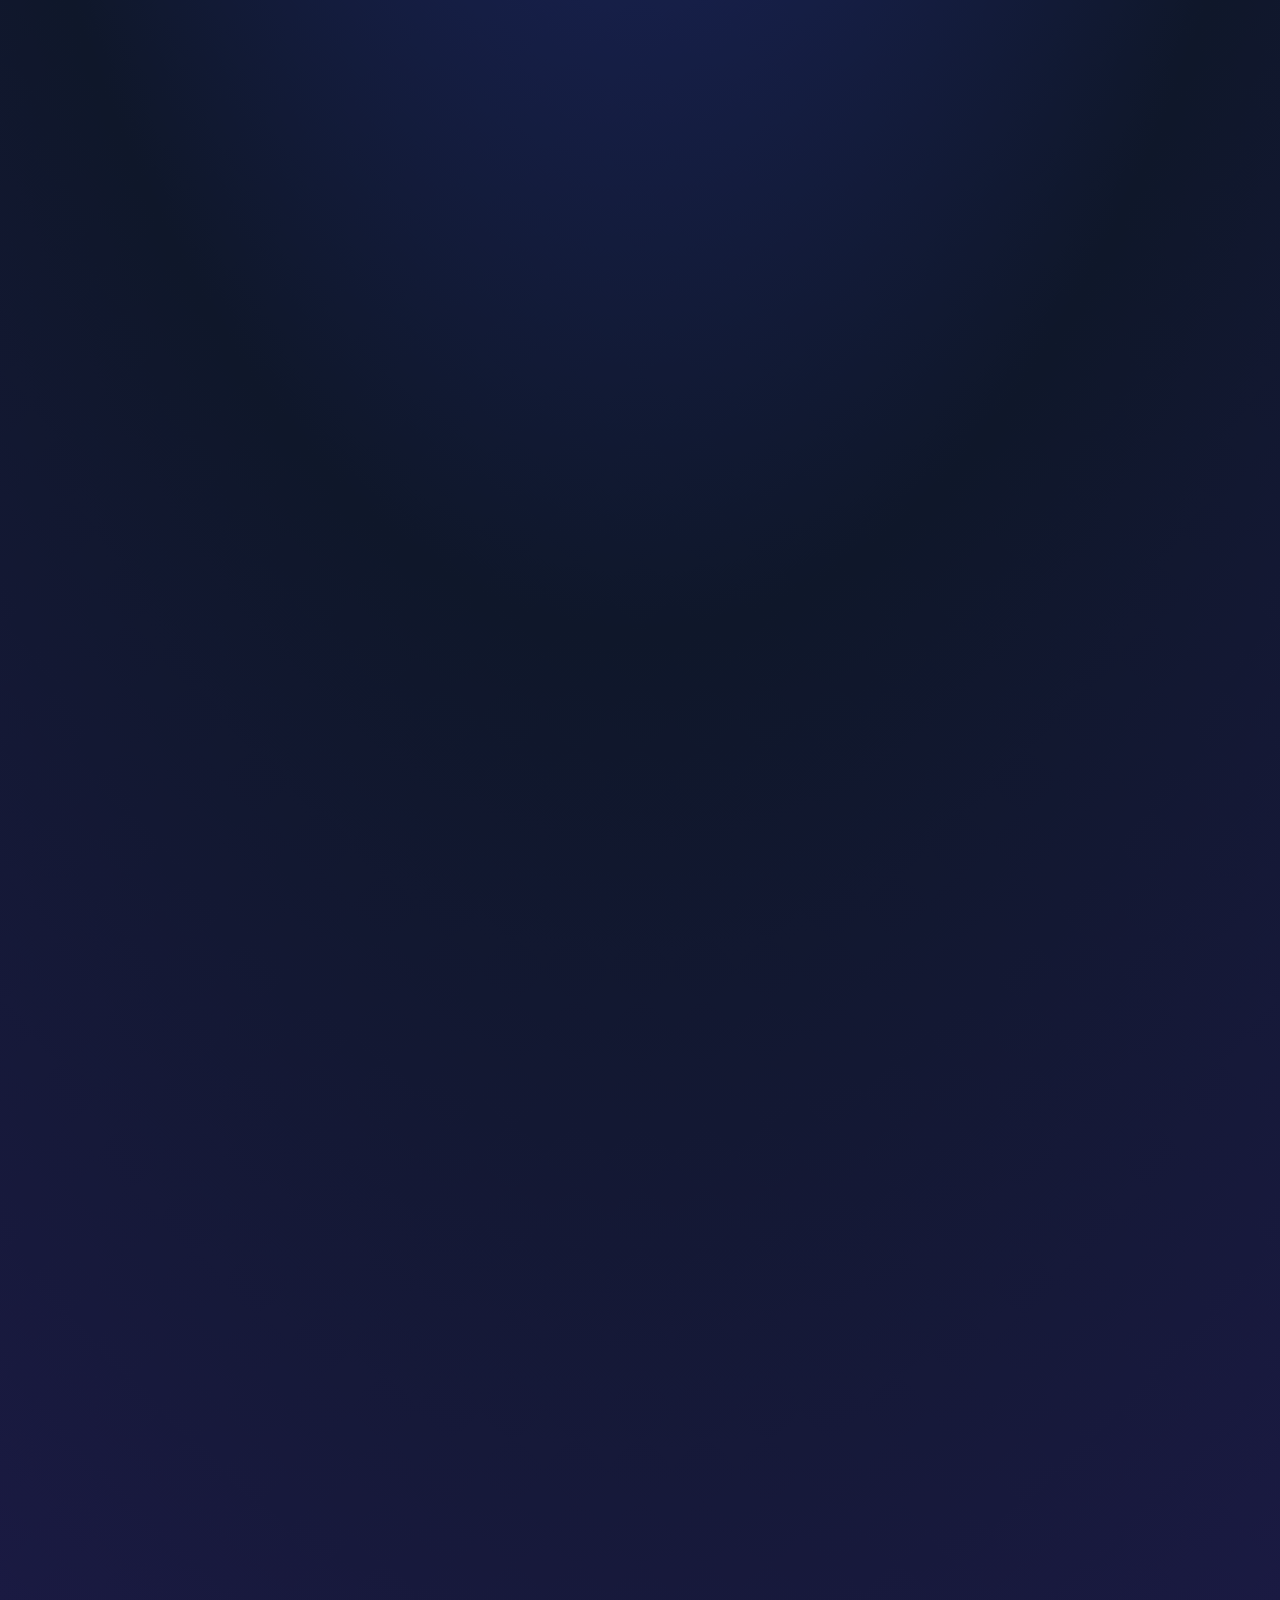
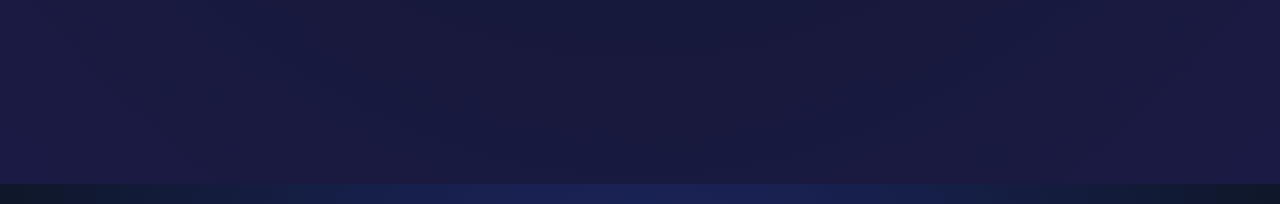
<file: web/day2/guest.html>
﻿<!doctype html>
<html lang="zh-CN">
<head>
  <meta charset="utf-8">
  <meta name="viewport" content="width=device-width, initial-scale=1">
  <title>InviteVerse - 动态邀请函</title>
  <link rel="stylesheet" href="./styles.css">
</head>
<body class="guest-page" data-page="guest">
  <canvas id="starfield-canvas" aria-hidden="true"></canvas>

  <div id="ignite-overlay" class="ignite-overlay">
    <div class="ignite-panel glass-card">
      <p id="overlay-eyebrow" class="eyebrow">年度盛典</p>
      <h2>按住 1 秒 点亮邀请</h2>
      <button id="ignite-button" type="button" class="btn btn-primary">按住点亮星河</button>
      <p class="overlay-note">这一步用于营造沉浸式开场仪式感</p>
    </div>
  </div>

  <main id="guest-main" class="guest-main">
    <section class="section hero">
      <div class="hero-content">
        <p id="hero-tagline" class="hero-kicker fade-up">ANNUAL GALA 2026</p>
        <h1 id="hero-title" class="hero-title fade-up delay-1">星河之夜</h1>
        <p id="hero-subtitle" class="hero-subtitle fade-up delay-2">年度盛典</p>
        <p class="hero-tip fade-up delay-3">向下滑动</p>
      </div>
    </section>

    <section class="section reveal-on-scroll">
      <article class="glass-card info-card">
        <div class="info-item">
          <div class="icon-ring">时</div>
          <div>
            <h3>盛典时间</h3>
            <p id="event-datetime" class="major">2026年1月15日 18:30</p>
            <p id="event-checkin" class="minor">18:00 开始签到入场</p>
          </div>
        </div>
        <div class="info-item">
          <div class="icon-ring">地</div>
          <div>
            <h3>盛典地点</h3>
            <p id="event-venue" class="major">星际大酒店·宇宙宴会厅</p>
            <p id="event-address" class="minor">上海市浦东新区星河路88号</p>
          </div>
        </div>
        <div class="info-item">
          <div class="icon-ring">装</div>
          <div>
            <h3>着装要求</h3>
            <p id="event-dress" class="major">正装 / 晚礼服（可选）</p>
            <p class="minor">建议包含金色或星空元素</p>
          </div>
        </div>
        <div class="info-item">
          <div class="icon-ring">联</div>
          <div>
            <h3>主办方联系</h3>
            <p id="event-contact" class="major">星河之夜筹备组</p>
            <p class="minor">如需协助，请联系主办方</p>
          </div>
        </div>
      </article>
    </section>

    <section class="section reveal-on-scroll">
      <article class="glass-card letter-card">
        <h2 id="invitation-title">诚挚邀请</h2>
        <p>尊敬的嘉宾：</p>
        <div id="invitation-body"></div>
      </article>
    </section>

    <section class="section reveal-on-scroll">
      <article class="glass-card action-card">
        <h2>来宾回执</h2>
        <p class="minor">Day2：页面内容已由 InvitationSpec 驱动渲染</p>
        <div id="rsvp-actions" class="rsvp-actions">
          <button id="cta-confirm-btn" type="button" class="btn btn-primary" data-rsvp="confirm">确认出席</button>
          <button type="button" class="btn btn-secondary" data-rsvp="pending">待定</button>
          <button type="button" class="btn btn-secondary" data-rsvp="decline">婉拒</button>
        </div>
        <p id="rsvp-status" class="status-text">当前状态：未回复</p>

        <div class="utility-actions">
          <button id="calendar-btn" type="button" class="btn btn-ghost">加入日历</button>
          <button id="map-btn" type="button" class="btn btn-ghost">地图导航</button>
          <button id="share-btn" type="button" class="btn btn-ghost">分享邀请</button>
          <button id="contact-btn" type="button" class="btn btn-ghost">联系主办方</button>
        </div>
      </article>
    </section>
  </main>

  <div id="toast" class="toast" role="status" aria-live="polite"></div>

  <script src="./app.js"></script>
</body>
</html>
</file>
<file: web/day1/styles.css>
﻿:root {
  --bg-1: #0f172a;
  --bg-2: #1e1b4b;
  --gold: #fcd34d;
  --moon: #f8fafc;
  --muted: rgba(248, 250, 252, 0.72);
  --glass-border: rgba(252, 211, 77, 0.24);
}

* { box-sizing: border-box; }
html, body { margin: 0; padding: 0; min-height: 100%; }

body {
  color: var(--moon);
  font-family: "PingFang SC", "Microsoft YaHei", "Noto Sans SC", sans-serif;
  background: radial-gradient(120% 100% at 50% 20%, #202a72 0%, var(--bg-1) 46%, var(--bg-2) 100%);
  overflow-x: hidden;
}

#starfield-canvas {
  position: fixed;
  inset: 0;
  width: 100%;
  height: 100%;
  z-index: -1;
  pointer-events: none;
}

.glass-card {
  background: linear-gradient(160deg, rgba(255,255,255,0.12), rgba(255,255,255,0.04));
  border: 1px solid var(--glass-border);
  border-radius: 26px;
  backdrop-filter: blur(12px);
  -webkit-backdrop-filter: blur(12px);
  box-shadow: 0 16px 48px rgba(8,14,44,0.55), 0 0 26px rgba(252,211,77,0.1);
}

.eyebrow {
  margin: 0;
  color: var(--gold);
  letter-spacing: 0.18em;
  font-size: 13px;
}

.btn {
  border: 1px solid rgba(252, 211, 77, 0.45);
  border-radius: 999px;
  padding: 12px 24px;
  cursor: pointer;
  font-size: 15px;
  transition: all .25s ease;
}

.btn-primary { background: rgba(252,211,77,.2); color: var(--moon); }
.btn-primary:hover { background: var(--gold); color: #141b2d; box-shadow: 0 10px 28px rgba(252,211,77,.38); }
.btn-secondary { background: rgba(148,163,184,.14); color: var(--moon); }
.btn-secondary:hover { background: rgba(148,163,184,.34); }
.btn-ghost { background: transparent; color: var(--muted); }
.btn-ghost:hover { background: rgba(252,211,77,.14); color: var(--moon); }

.fade-up {
  opacity: 0;
  transform: translateY(20px);
  animation: fadeUp .9s cubic-bezier(.22,1,.36,1) forwards;
}
.delay-1 { animation-delay: .12s; }
.delay-2 { animation-delay: .3s; }
.delay-3 { animation-delay: .46s; }

.creator-shell { max-width: 980px; margin: 0 auto; padding: 52px 20px 80px; }
.creator-header { text-align: center; margin-bottom: 24px; }
.creator-header h1 {
  margin: 14px 0 10px;
  font-size: clamp(34px, 4.6vw, 54px);
  font-family: "Noto Serif SC", "STSong", serif;
}
.creator-header .subhead { margin: 0 auto; max-width: 660px; color: var(--muted); }
.creator-card { padding: 24px; }
.creator-form { display: grid; gap: 16px; }

.field { display: grid; gap: 8px; }
.field span, .style-group legend { color: var(--gold); font-size: 14px; }
.field textarea,
.field input[type="text"],
.field input[type="datetime-local"],
.field input[type="file"] {
  width: 100%;
  border-radius: 14px;
  border: 1px solid rgba(252,211,77,.24);
  background: rgba(15,23,42,.45);
  color: var(--moon);
  padding: 12px 14px;
  font-size: 15px;
  outline: none;
}
.field textarea { resize: vertical; min-height: 90px; }
.field textarea:focus,
.field input:focus {
  border-color: rgba(252,211,77,.72);
  box-shadow: 0 0 0 3px rgba(252,211,77,.12);
}

.field-grid { display: grid; grid-template-columns: repeat(2, minmax(0,1fr)); gap: 14px; }
.style-group {
  margin: 0;
  padding: 12px;
  border: 1px solid rgba(252,211,77,.16);
  border-radius: 16px;
  display: flex;
  flex-wrap: wrap;
  gap: 10px;
}
.style-chip { position: relative; }
.style-chip input { position: absolute; opacity: 0; pointer-events: none; }
.style-chip span {
  display: inline-block;
  border: 1px solid rgba(252,211,77,.24);
  border-radius: 999px;
  color: var(--muted);
  padding: 8px 16px;
  cursor: pointer;
}
.style-chip input:checked + span {
  background: var(--gold);
  color: #101628;
  border-color: transparent;
}
.actions { display: flex; flex-wrap: wrap; gap: 12px; }
.hint, .minor { color: var(--muted); }

.guest-main { position: relative; z-index: 1; }
.section {
  min-height: 92vh;
  display: flex;
  align-items: center;
  justify-content: center;
  padding: 28px 18px;
}
.hero { min-height: 100dvh; }
.hero-content { text-align: center; }
.hero-kicker {
  margin: 0;
  color: var(--gold);
  letter-spacing: .26em;
  font-size: clamp(12px,1.2vw,18px);
}
.hero-title {
  margin: 18px 0 12px;
  font-family: "Noto Serif SC", "STSong", serif;
  font-size: clamp(38px,6.2vw,88px);
  letter-spacing: .03em;
}
.hero-subtitle { margin: 0; font-size: clamp(18px,2.8vw,32px); }
.hero-tip { margin-top: 40px; color: rgba(248,250,252,.56); letter-spacing: .14em; font-size: 13px; }

.info-card, .letter-card, .action-card {
  width: min(920px, 92vw);
  padding: 26px;
}
.info-item {
  display: grid;
  grid-template-columns: 72px 1fr;
  gap: 16px;
  padding: 14px 0;
}
.info-item + .info-item { border-top: 1px solid rgba(252,211,77,.16); }
.icon-ring {
  width: 56px;
  height: 56px;
  display: grid;
  place-items: center;
  border: 1px solid rgba(252,211,77,.45);
  border-radius: 999px;
  background: rgba(252,211,77,.08);
}
.info-item h3, .letter-card h2, .action-card h2 {
  margin: 0 0 8px;
  color: var(--gold);
  font-family: "Noto Serif SC", "STSong", serif;
  font-size: clamp(22px,3.2vw,36px);
  font-weight: 500;
}
.info-item .major { margin: 0; font-size: clamp(20px,2.5vw,32px); }
.info-item .minor, .letter-card p, .status-text {
  margin: 8px 0 0;
  font-size: clamp(16px,1.9vw,24px);
  line-height: 1.62;
}
.letter-card p + p { margin-top: 12px; }
.action-card { text-align: center; }
.rsvp-actions, .utility-actions {
  display: flex;
  justify-content: center;
  flex-wrap: wrap;
  gap: 10px;
}
.rsvp-actions { margin-top: 18px; }
.utility-actions { margin-top: 14px; }
.status-text { margin-top: 18px; color: var(--gold); }

.ignite-overlay {
  position: fixed;
  inset: 0;
  z-index: 20;
  display: grid;
  place-items: center;
  background: rgba(8,12,26,.82);
  transition: opacity .6s ease, visibility .6s ease;
}
.ignite-overlay.is-hidden {
  opacity: 0;
  visibility: hidden;
  pointer-events: none;
}
.ignite-panel { width: min(520px,92vw); text-align: center; padding: 28px; }
.ignite-panel h2 {
  margin: 10px 0 16px;
  font-family: "Noto Serif SC", "STSong", serif;
  font-size: clamp(30px,6vw,46px);
}
.ignite-panel .overlay-note { margin-top: 12px; color: var(--muted); font-size: 14px; }
#ignite-button.is-pressing {
  background: var(--gold);
  color: #141b2d;
  box-shadow: 0 0 32px rgba(252,211,77,.44);
}

.reveal-on-scroll {
  opacity: 0;
  transform: translateY(24px) scale(.99);
  transition: opacity .72s cubic-bezier(.22,1,.36,1), transform .72s cubic-bezier(.22,1,.36,1);
}
.reveal-on-scroll.is-visible {
  opacity: 1;
  transform: translateY(0) scale(1);
}

.toast {
  position: fixed;
  left: 50%;
  bottom: 18px;
  transform: translateX(-50%) translateY(14px);
  background: rgba(15,23,42,.86);
  border: 1px solid rgba(252,211,77,.35);
  border-radius: 999px;
  color: var(--moon);
  padding: 10px 16px;
  font-size: 14px;
  opacity: 0;
  pointer-events: none;
  transition: all .24s ease;
  z-index: 30;
}
.toast.show { opacity: 1; transform: translateX(-50%) translateY(0); }

@keyframes fadeUp {
  to { opacity: 1; transform: translateY(0); }
}

@media (max-width: 860px) {
  .field-grid { grid-template-columns: 1fr; }
  .creator-shell { padding-top: 42px; }
  .creator-card, .info-card, .letter-card, .action-card { padding: 18px; border-radius: 22px; }
  .info-item { grid-template-columns: 52px 1fr; gap: 10px; }
  .icon-ring { width: 44px; height: 44px; }
  .info-item h3, .letter-card h2, .action-card h2 { font-size: clamp(21px,7vw,32px); }
  .info-item .major, .info-item .minor, .letter-card p, .status-text { font-size: clamp(16px,4.2vw,22px); }
}

@media (prefers-reduced-motion: reduce) {
  *, *::before, *::after {
    animation: none !important;
    transition: none !important;
  }
}
</file>
<file: web/day2/styles.css>
﻿:root {
  --bg-1: #0f172a;
  --bg-2: #1e1b4b;
  --gold: #fcd34d;
  --moon: #f8fafc;
  --muted: rgba(248, 250, 252, 0.72);
  --glass-border: rgba(252, 211, 77, 0.24);
  --font-ui: "PingFang SC", "SF Pro Text", -apple-system, BlinkMacSystemFont, "Helvetica Neue", "Hiragino Sans GB", "Microsoft YaHei", sans-serif;
  --font-display: "PingFang SC", "SF Pro Display", -apple-system, BlinkMacSystemFont, "Helvetica Neue", sans-serif;
  --font-num: "SF Pro Text", "PingFang SC", -apple-system, BlinkMacSystemFont, "Helvetica Neue", sans-serif;
}

* { box-sizing: border-box; }
html, body { margin: 0; padding: 0; min-height: 100%; }

body {
  color: var(--moon);
  font-family: var(--font-ui);
  background: radial-gradient(120% 100% at 50% 20%, #202a72 0%, var(--bg-1) 46%, var(--bg-2) 100%);
  overflow-x: hidden;
  text-rendering: optimizeLegibility;
  -webkit-font-smoothing: antialiased;
  -moz-osx-font-smoothing: grayscale;
}

#starfield-canvas {
  position: fixed;
  inset: 0;
  width: 100%;
  height: 100%;
  z-index: -1;
  pointer-events: none;
}

.glass-card {
  background: linear-gradient(160deg, rgba(255,255,255,0.12), rgba(255,255,255,0.04));
  border: 1px solid var(--glass-border);
  border-radius: 26px;
  backdrop-filter: blur(12px);
  -webkit-backdrop-filter: blur(12px);
  box-shadow: 0 16px 48px rgba(8,14,44,0.55), 0 0 26px rgba(252,211,77,0.1);
}

.eyebrow {
  margin: 0;
  color: var(--gold);
  letter-spacing: 0.18em;
  font-size: 13px;
}

.btn {
  display: inline-flex;
  align-items: center;
  justify-content: center;
  text-decoration: none;
  border: 1px solid rgba(252, 211, 77, 0.45);
  border-radius: 999px;
  padding: 12px 24px;
  cursor: pointer;
  font-size: 16px;
  transition: all .25s ease;
}

.btn-primary { background: rgba(252,211,77,.2); color: var(--moon); }
.btn-primary:hover { background: var(--gold); color: #141b2d; box-shadow: 0 10px 28px rgba(252,211,77,.38); }
.btn-secondary { background: rgba(148,163,184,.14); color: var(--moon); }
.btn-secondary:hover { background: rgba(148,163,184,.34); }
.btn-ghost { background: transparent; color: var(--muted); }
.btn-ghost:hover { background: rgba(252,211,77,.14); color: var(--moon); }

.fade-up {
  opacity: 0;
  transform: translateY(20px);
  animation: fadeUp .9s cubic-bezier(.22,1,.36,1) forwards;
}
.delay-1 { animation-delay: .12s; }
.delay-2 { animation-delay: .3s; }
.delay-3 { animation-delay: .46s; }

.creator-shell { max-width: 980px; margin: 0 auto; padding: 52px 20px 80px; }
.creator-header { text-align: center; margin-bottom: 24px; }
.creator-header h1 {
  margin: 14px 0 10px;
  font-size: clamp(33px, 4.2vw, 56px);
  font-family: var(--font-display);
  font-weight: 620;
  letter-spacing: 0.008em;
}
.creator-header .subhead { margin: 0 auto; max-width: 660px; color: var(--muted); }
.creator-card { padding: 24px; }
.creator-form { display: grid; gap: 16px; }

.field { display: grid; gap: 8px; }
.field span, .style-group legend { color: var(--gold); font-size: 14px; }
.field textarea,
.field input[type="text"],
.field input[type="datetime-local"],
.field input[type="file"] {
  width: 100%;
  border-radius: 14px;
  border: 1px solid rgba(252,211,77,.24);
  background: rgba(15,23,42,.45);
  color: var(--moon);
  padding: 12px 14px;
  font-size: 16px;
  font-family: var(--font-ui);
  line-height: 1.45;
  outline: none;
}
.field textarea { resize: vertical; min-height: 90px; }
.field input[type="datetime-local"] {
  font-family: var(--font-num);
  font-variant-numeric: tabular-nums lining-nums;
  letter-spacing: 0.01em;
}
.field textarea:focus,
.field input:focus {
  border-color: rgba(252,211,77,.72);
  box-shadow: 0 0 0 3px rgba(252,211,77,.12);
}

.field-grid { display: grid; grid-template-columns: 1fr; gap: 14px; }
.attachment-grid { display: grid; grid-template-columns: 1fr; gap: 14px; }
.field-wide { margin-top: 2px; }
.advanced-panel {
  border: 1px solid rgba(252,211,77,.18);
  border-radius: 16px;
  padding: 10px 12px 12px;
  background: rgba(255,255,255,.03);
}
.advanced-panel > summary {
  color: var(--gold);
  cursor: pointer;
  font-size: 14px;
  user-select: none;
  list-style: none;
  outline: none;
}
.advanced-panel > summary::-webkit-details-marker { display: none; }
.advanced-panel > summary::after {
  content: "展开";
  float: right;
  color: var(--muted);
  font-size: 13px;
}
.advanced-panel[open] > summary::after { content: "收起"; }
.advanced-grid {
  margin-top: 10px;
  display: grid;
  gap: 12px;
}
.style-group {
  margin: 0;
  padding: 12px;
  border: 1px solid rgba(252,211,77,.16);
  border-radius: 16px;
  display: flex;
  flex-wrap: wrap;
  gap: 10px;
}
.style-chip { position: relative; }
.style-chip input { position: absolute; opacity: 0; pointer-events: none; }
.style-chip span {
  display: inline-block;
  border: 1px solid rgba(252,211,77,.24);
  border-radius: 999px;
  color: var(--muted);
  padding: 8px 16px;
  cursor: pointer;
}
.style-chip input:checked + span {
  background: var(--gold);
  color: #101628;
  border-color: transparent;
}
.actions { display: flex; flex-wrap: wrap; gap: 12px; }
.hint, .minor { color: var(--muted); }

.guest-main { position: relative; z-index: 1; }
.section {
  min-height: 92vh;
  display: flex;
  align-items: center;
  justify-content: center;
  padding: 28px 18px;
}
.hero { min-height: 100dvh; }
.hero-content { text-align: center; }
.hero-kicker {
  margin: 0;
  color: var(--gold);
  letter-spacing: .26em;
  font-size: clamp(12px,1.2vw,18px);
}
.hero-title {
  margin: 18px 0 12px;
  font-family: var(--font-display);
  font-weight: 640;
  font-size: clamp(38px,6.2vw,88px);
  letter-spacing: .03em;
}
.hero-subtitle { margin: 0; font-size: clamp(18px,2.8vw,32px); }
.hero-tip { margin-top: 40px; color: rgba(248,250,252,.56); letter-spacing: .14em; font-size: 13px; }

.info-card, .letter-card, .action-card {
  width: min(920px, 92vw);
  padding: 26px;
}
.info-item {
  display: grid;
  grid-template-columns: 72px 1fr;
  gap: 16px;
  padding: 14px 0;
}
.info-item + .info-item { border-top: 1px solid rgba(252,211,77,.16); }
.icon-ring {
  width: 56px;
  height: 56px;
  display: grid;
  place-items: center;
  border: 1px solid rgba(252,211,77,.45);
  border-radius: 999px;
  background: rgba(252,211,77,.08);
}
.info-item h3, .letter-card h2, .action-card h2 {
  margin: 0 0 8px;
  color: var(--gold);
  font-family: var(--font-display);
  font-size: clamp(22px,3.2vw,36px);
  font-weight: 600;
}
.info-item .major { margin: 0; font-size: clamp(20px,2.5vw,32px); }
.info-item .minor, .letter-card p, .status-text {
  margin: 8px 0 0;
  font-size: clamp(16px,1.9vw,24px);
  line-height: 1.62;
}
.letter-card p + p { margin-top: 12px; }
.action-card { text-align: center; }
.rsvp-actions, .utility-actions {
  display: flex;
  justify-content: center;
  flex-wrap: wrap;
  gap: 10px;
}
.rsvp-actions { margin-top: 18px; }
.utility-actions { margin-top: 14px; }
.status-text { margin-top: 18px; color: var(--gold); }

.ignite-overlay {
  position: fixed;
  inset: 0;
  z-index: 20;
  display: grid;
  place-items: center;
  background: rgba(8,12,26,.82);
  transition: opacity .6s ease, visibility .6s ease;
}
.ignite-overlay.is-hidden {
  opacity: 0;
  visibility: hidden;
  pointer-events: none;
}
.ignite-panel { width: min(520px,92vw); text-align: center; padding: 28px; }
.ignite-panel h2 {
  margin: 10px 0 16px;
  font-family: var(--font-display);
  font-weight: 620;
  font-size: clamp(30px,6vw,46px);
}
.ignite-panel .overlay-note { margin-top: 12px; color: var(--muted); font-size: 14px; }
#ignite-button.is-pressing {
  background: var(--gold);
  color: #141b2d;
  box-shadow: 0 0 32px rgba(252,211,77,.44);
}

.reveal-on-scroll {
  opacity: 0;
  transform: translateY(24px) scale(.99);
  transition: opacity .72s cubic-bezier(.22,1,.36,1), transform .72s cubic-bezier(.22,1,.36,1);
}
.reveal-on-scroll.is-visible {
  opacity: 1;
  transform: translateY(0) scale(1);
}

.toast {
  position: fixed;
  left: 50%;
  bottom: 18px;
  transform: translateX(-50%) translateY(14px);
  background: rgba(15,23,42,.86);
  border: 1px solid rgba(252,211,77,.35);
  border-radius: 999px;
  color: var(--moon);
  padding: 10px 16px;
  font-size: 14px;
  opacity: 0;
  pointer-events: none;
  transition: all .24s ease;
  z-index: 30;
}
.toast.show { opacity: 1; transform: translateX(-50%) translateY(0); }

@keyframes fadeUp {
  to { opacity: 1; transform: translateY(0); }
}

@media (max-width: 860px) {
  .creator-shell { padding-top: 42px; }
  .creator-card, .info-card, .letter-card, .action-card { padding: 18px; border-radius: 22px; }
  .info-item { grid-template-columns: 52px 1fr; gap: 10px; }
  .icon-ring { width: 44px; height: 44px; }
  .info-item h3, .letter-card h2, .action-card h2 { font-size: clamp(21px,7vw,32px); }
  .info-item .major, .info-item .minor, .letter-card p, .status-text { font-size: clamp(16px,4.2vw,22px); }
}

@media (min-width: 1025px) {
  .field-grid { grid-template-columns: repeat(2, minmax(0, 1fr)); }
}
@media (min-width: 1025px) {
  .attachment-grid { grid-template-columns: repeat(2, minmax(0, 1fr)); }
}

@media (prefers-reduced-motion: reduce) {
  *, *::before, *::after {
    animation: none !important;
    transition: none !important;
  }
}
</file>
<file: web/day2/demo1.css>
﻿:root {
  --rose-100: #fde6de;
  --rose-200: #f8d3cc;
  --rose-300: #f2b9bb;
  --champagne: #f6d8a7;
  --cream: #fff8f0;
  --ink: #42362f;
  --ink-soft: rgba(66, 54, 47, 0.78);
  --line: rgba(255, 255, 255, 0.3);
  --card-bg: rgba(255, 255, 255, 0.15);
  --card-shadow: 0 28px 64px rgba(74, 45, 32, 0.16);
}

* {
  box-sizing: border-box;
}

html,
body {
  margin: 0;
  padding: 0;
}

body {
  min-height: 100%;
  overflow-x: hidden;
  color: var(--ink);
  background: #f4d9c9;
  font-family: "Noto Serif SC", "Songti SC", "STSong", serif;
  text-rendering: optimizeLegibility;
  -webkit-font-smoothing: antialiased;
  -moz-osx-font-smoothing: grayscale;
}

.demo1-root {
  position: relative;
  min-height: 340vh;
  isolation: isolate;
}

.bg-gradient {
  position: fixed;
  inset: -22%;
  z-index: -6;
  background:
    radial-gradient(46% 40% at 18% 24%, rgba(255, 243, 208, 0.58) 0%, rgba(255, 243, 208, 0) 100%),
    radial-gradient(56% 48% at 84% 62%, rgba(246, 179, 194, 0.46) 0%, rgba(246, 179, 194, 0) 100%),
    radial-gradient(38% 30% at 50% 10%, rgba(255, 255, 255, 0.2) 0%, rgba(255, 255, 255, 0) 100%),
    linear-gradient(126deg, #f8d8d2 0%, #f6d7c0 44%, #efd0b1 100%);
  animation: candleShift 30s ease-in-out infinite alternate;
  will-change: transform;
}

.bg-blur {
  position: fixed;
  inset: 0;
  z-index: -5;
  background: rgba(255, 255, 255, 0.04);
  backdrop-filter: blur(38px);
  -webkit-backdrop-filter: blur(38px);
}

.bg-grain {
  position: fixed;
  inset: 0;
  z-index: -4;
  opacity: 0.18;
  background-image:
    repeating-linear-gradient(0deg, rgba(255, 255, 255, 0.22) 0 1px, transparent 1px 3px),
    repeating-linear-gradient(90deg, rgba(90, 62, 43, 0.05) 0 1px, transparent 1px 4px);
  mix-blend-mode: soft-light;
  pointer-events: none;
}

.pointer-glow {
  position: fixed;
  left: 50%;
  top: 52%;
  width: 460px;
  height: 460px;
  border-radius: 50%;
  z-index: -3;
  pointer-events: none;
  background: radial-gradient(circle, rgba(255, 231, 189, 0.44) 0%, rgba(255, 231, 189, 0.08) 46%, rgba(255, 231, 189, 0) 74%);
  transform: translate(-50%, -50%);
  transition: transform 0.34s ease-out;
}

.petal-layer {
  position: fixed;
  inset: 0;
  z-index: -2;
  pointer-events: none;
}

.petal {
  position: absolute;
  width: 20px;
  height: 12px;
  border-radius: 70% 40% 70% 40%;
  background: linear-gradient(140deg, rgba(255, 247, 233, 0.8), rgba(251, 193, 206, 0.52));
  filter: blur(0.1px);
  opacity: 0.65;
}

.petal-a {
  left: 8%;
  top: 22%;
  animation: petalFloat 16s linear infinite;
}

.petal-b {
  left: 78%;
  top: 12%;
  animation: petalFloat 14s linear -4s infinite;
}

.petal-c {
  left: 34%;
  top: 8%;
  animation: petalFloat 18s linear -7s infinite;
}

.petal-d {
  left: 90%;
  top: 40%;
  animation: petalFloat 15s linear -2s infinite;
}

.hero-stage {
  position: relative;
  min-height: 100vh;
  padding: 7vh 22px 24px;
  display: flex;
  flex-direction: column;
  justify-content: center;
  align-items: center;
}

.hero-eyebrow {
  margin: 0 0 24px;
  color: rgba(72, 59, 50, 0.66);
  font-family: "Cormorant Garamond", "Noto Serif SC", serif;
  font-size: clamp(0.92rem, 1.4vw, 1.08rem);
  letter-spacing: 0.2em;
  text-transform: uppercase;
}

.envelope-shell {
  width: min(860px, 95vw);
}

.envelope-card {
  position: relative;
  overflow: hidden;
  background: linear-gradient(160deg, rgba(255, 255, 255, 0.2), rgba(255, 255, 255, 0.1));
  border: 1px solid var(--line);
  border-radius: 36px;
  box-shadow: var(--card-shadow), inset 0 1px 0 rgba(255, 255, 255, 0.32);
  backdrop-filter: blur(28px);
  -webkit-backdrop-filter: blur(28px);
  opacity: 0;
  transform: translate3d(0, 20px, 0);
  animation: cardIn 1.5s cubic-bezier(0.25, 1, 0.5, 1) forwards;
}

.envelope-card::before {
  content: "";
  position: absolute;
  inset: 0;
  background: linear-gradient(112deg, rgba(255, 255, 255, 0.26) 0%, rgba(255, 255, 255, 0.04) 55%, rgba(255, 255, 255, 0) 100%);
  pointer-events: none;
}

.seal-line {
  margin: 0;
  padding: 18px 28px 0;
  color: rgba(74, 58, 48, 0.62);
  letter-spacing: 0.16em;
  font-size: 0.74rem;
  text-transform: uppercase;
}

.envelope-content {
  padding: clamp(30px, 6vw, 58px);
  text-align: center;
  animation: breathe 4.8s ease-in-out 1.5s infinite;
}

.envelope-content h1 {
  margin: 0;
  font-family: "Cormorant Garamond", "Noto Serif SC", serif;
  font-size: clamp(2.4rem, 6.4vw, 4.6rem);
  font-weight: 600;
  letter-spacing: 0.04em;
  line-height: 1.1;
}

.lead {
  margin: 18px 0 8px;
  font-size: clamp(1.06rem, 2vw, 1.44rem);
  line-height: 1.75;
}

.message {
  margin: 0 auto;
  max-width: 690px;
  color: var(--ink-soft);
  font-size: clamp(0.98rem, 1.65vw, 1.18rem);
  line-height: 1.95;
}

.swipe-hint {
  position: absolute;
  left: 50%;
  bottom: 20px;
  transform: translateX(-50%);
  display: flex;
  flex-direction: column;
  align-items: center;
  gap: 8px;
  color: rgba(70, 54, 43, 0.72);
  font-size: 0.82rem;
  letter-spacing: 0.08em;
  transition: opacity 0.28s ease;
  animation: hintFade 2.9s ease-in-out infinite;
}

body.has-scrolled .swipe-hint {
  opacity: 0;
}

.arrow {
  width: 12px;
  height: 12px;
  border-right: 1.8px solid rgba(70, 54, 43, 0.72);
  border-bottom: 1.8px solid rgba(70, 54, 43, 0.72);
  transform: rotate(45deg);
  animation: arrowBounce 1.75s cubic-bezier(0.25, 1, 0.5, 1) infinite;
}

.reveal-block {
  opacity: 0;
  transform: translateY(30px);
  transition: opacity 0.9s cubic-bezier(0.25, 1, 0.5, 1), transform 0.9s cubic-bezier(0.25, 1, 0.5, 1);
}

.reveal-block.is-visible {
  opacity: 1;
  transform: translateY(0);
}

.detail-section,
.story-section,
.closing-section {
  padding: 8vh 20px;
  display: grid;
  place-items: center;
}

.detail-card,
.story-card,
.closing-card {
  position: relative;
  overflow: hidden;
  width: min(920px, 95vw);
  border-radius: 32px;
  border: 1px solid rgba(255, 255, 255, 0.3);
  background: linear-gradient(160deg, rgba(255, 255, 255, 0.2), rgba(255, 255, 255, 0.12));
  backdrop-filter: blur(22px);
  -webkit-backdrop-filter: blur(22px);
  box-shadow: 0 24px 58px rgba(76, 48, 35, 0.14);
}

.detail-card {
  padding: clamp(28px, 4vw, 46px);
}

.detail-card::after {
  content: "";
  position: absolute;
  inset: 0;
  background: linear-gradient(to top, rgba(255, 223, 196, 0.6) 0%, rgba(255, 244, 227, 0.34) 52%, rgba(255, 244, 227, 0) 100%);
  transform: translateY(0);
  transition: transform 1.15s cubic-bezier(0.25, 1, 0.5, 1);
  pointer-events: none;
}

body.is-unlocked .detail-card::after {
  transform: translateY(-104%);
}

.chip {
  display: inline-block;
  margin: 0;
  padding: 6px 12px;
  border-radius: 999px;
  color: rgba(72, 58, 48, 0.7);
  background: rgba(255, 255, 255, 0.24);
  font-size: 0.75rem;
  letter-spacing: 0.16em;
  text-transform: uppercase;
}

.detail-card h2,
.story-card h2 {
  margin: 16px 0 20px;
  font-family: "Cormorant Garamond", "Noto Serif SC", serif;
  font-size: clamp(2rem, 4.2vw, 2.8rem);
  font-weight: 600;
  line-height: 1.2;
}

.detail-grid {
  display: grid;
  grid-template-columns: repeat(auto-fit, minmax(220px, 1fr));
  gap: 14px 22px;
}

.detail-item {
  padding-top: 14px;
  border-top: 1px solid rgba(255, 255, 255, 0.24);
}

.detail-item p {
  margin: 0 0 6px;
  color: rgba(72, 58, 48, 0.72);
  font-size: 0.9rem;
  letter-spacing: 0.06em;
}

.detail-item strong {
  color: var(--ink);
  font-size: clamp(1rem, 2vw, 1.24rem);
  line-height: 1.72;
  font-weight: 500;
}

.replay-btn,
.join-btn {
  margin-top: 24px;
  border: 1px solid rgba(67, 54, 45, 0.26);
  border-radius: 999px;
  background: rgba(255, 255, 255, 0.3);
  color: var(--ink);
  min-width: 136px;
  padding: 10px 20px;
  font-size: 0.94rem;
  cursor: pointer;
  transition: transform 0.24s ease, background-color 0.24s ease;
}

.replay-btn:hover,
.join-btn:hover {
  background: rgba(255, 255, 255, 0.48);
  transform: translateY(-1px);
}

.replay-btn:active,
.join-btn:active {
  transform: translateY(1px);
}

.story-card {
  padding: clamp(28px, 4vw, 46px);
}

.story-paragraph {
  margin: 0;
  color: rgba(67, 54, 46, 0.9);
  font-size: clamp(1rem, 1.8vw, 1.2rem);
  line-height: 1.95;
}

.story-paragraph + .story-paragraph {
  margin-top: 14px;
}

.moment-list {
  margin-top: 26px;
  display: grid;
  grid-template-columns: repeat(3, minmax(0, 1fr));
  gap: 14px;
}

.moment-item {
  padding: 16px;
  border-radius: 18px;
  border: 1px solid rgba(255, 255, 255, 0.34);
  background: rgba(255, 255, 255, 0.22);
  transition: transform 0.28s ease, box-shadow 0.28s ease;
}

.moment-item:hover {
  transform: translateY(-3px);
  box-shadow: 0 14px 24px rgba(84, 53, 37, 0.12);
}

.moment-date {
  margin: 0;
  font-size: 0.78rem;
  letter-spacing: 0.1em;
  text-transform: uppercase;
  color: rgba(76, 60, 50, 0.68);
}

.moment-item h3 {
  margin: 8px 0 6px;
  font-size: clamp(1.04rem, 1.6vw, 1.18rem);
  line-height: 1.56;
  font-weight: 600;
}

.moment-item p {
  margin: 0;
  color: rgba(71, 56, 47, 0.82);
  font-size: 0.95rem;
  line-height: 1.75;
}

.closing-card {
  width: min(760px, 93vw);
  text-align: center;
  padding: clamp(28px, 4vw, 44px);
}

.closing-quote {
  margin: 0;
  font-family: "Cormorant Garamond", "Noto Serif SC", serif;
  font-size: clamp(1.7rem, 3.3vw, 2.35rem);
  line-height: 1.4;
  letter-spacing: 0.01em;
}

.closing-note {
  margin: 14px 0 0;
  color: var(--ink-soft);
  font-size: clamp(1rem, 1.9vw, 1.24rem);
}

.join-btn {
  margin-top: 22px;
  min-width: 150px;
}

.demo1-toast {
  position: fixed;
  left: 50%;
  bottom: 18px;
  transform: translateX(-50%) translateY(12px);
  border-radius: 999px;
  border: 1px solid rgba(255, 255, 255, 0.45);
  background: rgba(72, 52, 40, 0.84);
  color: #fff9f2;
  font-size: 0.9rem;
  padding: 10px 16px;
  opacity: 0;
  pointer-events: none;
  transition: all 0.26s ease;
  z-index: 30;
}

.demo1-toast.show {
  opacity: 1;
  transform: translateX(-50%) translateY(0);
}

@keyframes cardIn {
  from {
    opacity: 0;
    transform: translate3d(0, 20px, 0);
  }
  to {
    opacity: 1;
    transform: translate3d(0, 0, 0);
  }
}

@keyframes breathe {
  0%,
  100% {
    transform: translateY(0) scale(1);
  }
  50% {
    transform: translateY(-4px) scale(1.003);
  }
}

@keyframes arrowBounce {
  0%,
  100% {
    transform: translateY(0) rotate(45deg);
    opacity: 0.72;
  }
  50% {
    transform: translateY(-7px) rotate(45deg);
    opacity: 1;
  }
}

@keyframes hintFade {
  0%,
  100% {
    opacity: 0.58;
  }
  50% {
    opacity: 1;
  }
}

@keyframes candleShift {
  0% {
    transform: translate3d(0, 0, 0) scale(1.04);
  }
  50% {
    transform: translate3d(-2.2%, -1.6%, 0) scale(1.07);
  }
  100% {
    transform: translate3d(2.4%, 1.6%, 0) scale(1.05);
  }
}

@keyframes petalFloat {
  0% {
    transform: translate3d(0, 0, 0) rotate(0deg);
    opacity: 0;
  }
  10% {
    opacity: 0.65;
  }
  100% {
    transform: translate3d(-80px, 120vh, 0) rotate(220deg);
    opacity: 0;
  }
}

@media (max-width: 920px) {
  .detail-grid {
    grid-template-columns: 1fr;
    gap: 10px;
  }

  .moment-list {
    grid-template-columns: 1fr;
  }
}

@media (max-width: 760px) {
  .demo1-root {
    min-height: 360vh;
  }

  .hero-stage {
    padding-top: 9vh;
  }

  .hero-eyebrow {
    letter-spacing: 0.14em;
    text-align: center;
  }

  .seal-line {
    padding-top: 14px;
  }

  .message {
    line-height: 1.85;
  }

  .swipe-hint {
    bottom: 14px;
    text-align: center;
    width: 92%;
    font-size: 0.76rem;
  }

  .detail-card,
  .story-card,
  .closing-card {
    border-radius: 24px;
  }

  .story-paragraph,
  .moment-item p {
    line-height: 1.82;
  }
}

@media (prefers-reduced-motion: reduce) {
  *,
  *::before,
  *::after {
    animation: none !important;
    transition: none !important;
  }

  .reveal-block {
    opacity: 1;
    transform: none;
  }

  .detail-card::after {
    transform: translateY(-104%);
  }
}
</file>
<file: web/day2/demo2.css>
﻿:root {
  --bg: #020203;
  --ink: #d7f7ff;
  --yellow: #fcee0a;
  --cyan: #22d3ee;
  --cyan-hot: #67e8f9;
  --red: #ff003c;
  --fuchsia: #d946ef;
  --fuchsia-hot: #f472ff;
  --grid: rgba(34, 211, 238, 0.2);
  --line: rgba(94, 238, 255, 0.4);
  --glitch-x: 2px;
  --glitch-y: -1px;
}

* {
  box-sizing: border-box;
}

html,
body {
  margin: 0;
  padding: 0;
}

body {
  min-height: 100%;
  background: var(--bg);
  color: var(--ink);
  font-family: "Rajdhani", "Microsoft YaHei", sans-serif;
  text-rendering: geometricPrecision;
  -webkit-font-smoothing: antialiased;
}

.cyber-root {
  position: relative;
  min-height: 100vh;
  overflow: hidden;
  background: #000;
}

.scene-grid,
.scene-scanline,
.scene-vignette,
.scene-noise {
  position: fixed;
  inset: 0;
  pointer-events: none;
}

.scene-grid {
  z-index: 0;
  background-image:
    linear-gradient(var(--grid) 1px, transparent 1px),
    linear-gradient(90deg, var(--grid) 1px, transparent 1px),
    radial-gradient(circle at 50% 110%, rgba(217, 70, 239, 0.2), rgba(217, 70, 239, 0) 52%);
  background-size: 44px 44px, 44px 44px, 100% 100%;
  opacity: 0.32;
}

.scene-scanline {
  z-index: 1;
  opacity: 0.34;
  background: repeating-linear-gradient(
    to bottom,
    rgba(255, 255, 255, 0.08) 0px,
    rgba(255, 255, 255, 0.08) 1px,
    transparent 2px,
    transparent 4px
  );
  mix-blend-mode: screen;
  animation: scanDrift 7s linear infinite;
}

.scene-vignette {
  z-index: 2;
  background:
    radial-gradient(circle at 50% 50%, rgba(0, 0, 0, 0) 24%, rgba(0, 0, 0, 0.78) 88%),
    linear-gradient(180deg, rgba(0, 0, 0, 0.16), rgba(0, 0, 0, 0.56));
}

.scene-noise {
  z-index: 3;
  opacity: 0.1;
  background-image:
    repeating-linear-gradient(30deg, rgba(255, 255, 255, 0.15) 0 1px, transparent 1px 3px),
    repeating-linear-gradient(120deg, rgba(255, 255, 255, 0.08) 0 1px, transparent 1px 4px);
  animation: noiseShift 0.25s steps(2, end) infinite;
}

.cyber-stage {
  position: relative;
  z-index: 4;
  width: min(1180px, 94vw);
  margin: 0 auto;
  padding: 42px 0 56px;
  text-transform: uppercase;
}

.kicker {
  margin: 0;
  color: rgba(215, 247, 255, 0.74);
  font-size: clamp(0.82rem, 1.1vw, 1rem);
  letter-spacing: 0.18em;
  font-weight: 700;
}

.title-zone {
  margin-top: 26px;
  margin-bottom: 22px;
}

.glitch-title {
  position: relative;
  margin: 0;
  font-family: "Archivo Black", "Rajdhani", sans-serif;
  font-size: clamp(2.2rem, 8vw, 6.2rem);
  line-height: 0.92;
  letter-spacing: 0.06em;
  color: var(--cyan-hot);
  text-shadow:
    0 0 18px rgba(34, 211, 238, 0.72),
    0 0 34px rgba(217, 70, 239, 0.54);
  animation: textPulse 1.9s steps(2, end) infinite;
}

.glitch-title::before,
.glitch-title::after {
  content: attr(data-text);
  position: absolute;
  inset: 0;
  pointer-events: none;
}

.glitch-title::before {
  color: var(--cyan);
  transform: translate(var(--glitch-x), var(--glitch-y));
  clip-path: inset(0 0 62% 0);
  animation: glitchSliceA 1.2s steps(2, end) infinite;
}

.glitch-title::after {
  color: var(--fuchsia-hot);
  transform: translate(calc(var(--glitch-x) * -1), calc(var(--glitch-y) * -1));
  clip-path: inset(62% 0 0 0);
  animation: glitchSliceB 1s steps(2, end) infinite;
}

.subtitle {
  margin: 12px 0 0;
  color: rgba(188, 244, 255, 0.86);
  font-size: clamp(0.88rem, 1.45vw, 1.16rem);
  letter-spacing: 0.14em;
  font-weight: 700;
}

.tag-row {
  margin-top: 14px;
  display: flex;
  flex-wrap: wrap;
  gap: 8px;
}

.tag-chip {
  display: inline-flex;
  align-items: center;
  border: 1px solid rgba(217, 70, 239, 0.5);
  padding: 4px 8px;
  font-size: 0.76rem;
  letter-spacing: 0.12em;
  color: rgba(248, 180, 255, 0.9);
  background: rgba(30, 10, 33, 0.56);
}

.panel,
.cta-zone {
  position: relative;
  border: 1px solid var(--line);
  border-radius: 0;
  background:
    linear-gradient(145deg, rgba(17, 20, 28, 0.9), rgba(6, 8, 14, 0.9)),
    repeating-linear-gradient(
      to right,
      rgba(34, 211, 238, 0.06) 0,
      rgba(34, 211, 238, 0.06) 1px,
      transparent 1px,
      transparent 22px
    );
  box-shadow:
    inset 0 0 0 1px rgba(217, 70, 239, 0.2),
    0 0 0 1px rgba(34, 211, 238, 0.1),
    0 0 28px rgba(34, 211, 238, 0.18);
  padding: 20px 22px 24px;
  margin-top: 14px;
}

.panel::before,
.cta-zone::before {
  content: "";
  position: absolute;
  left: 0;
  top: 0;
  width: 100%;
  height: 2px;
  background: linear-gradient(90deg, var(--fuchsia) 0%, var(--cyan) 48%, transparent 100%);
}

.panel-tag {
  margin: 0;
  font-size: 0.78rem;
  letter-spacing: 0.2em;
  color: rgba(182, 240, 255, 0.75);
}

.header-row {
  display: flex;
  align-items: center;
  justify-content: space-between;
  gap: 12px;
}

.header-row .panel-tag {
  flex: 1;
  min-width: 0;
}

.lang-toggle {
  border: 1px solid rgba(34, 211, 238, 0.64);
  background: rgba(5, 15, 22, 0.9);
  color: var(--cyan-hot);
  font-family: "Archivo Black", "Rajdhani", sans-serif;
  font-size: 0.72rem;
  letter-spacing: 0.12em;
  padding: 8px 12px;
  cursor: pointer;
  text-transform: uppercase;
  flex-shrink: 0;
  clip-path: polygon(0 0, calc(100% - 9px) 0, 100% 9px, 100% 100%, 9px 100%, 0 calc(100% - 9px));
  box-shadow:
    0 0 12px rgba(34, 211, 238, 0.26),
    inset 0 0 10px rgba(34, 211, 238, 0.12);
  transition:
    border-color 160ms ease,
    color 160ms ease,
    background-color 160ms ease,
    transform 85ms steps(1, end);
}

.lang-toggle:hover {
  border-color: var(--yellow);
  color: #111;
  background: var(--yellow);
}

.lang-toggle:active {
  transform: scale(0.96);
}

.split-grid {
  margin-top: 12px;
  display: grid;
  grid-template-columns: repeat(2, minmax(0, 1fr));
  gap: 12px;
}

.story-block {
  border: 1px solid rgba(217, 70, 239, 0.34);
  background: rgba(12, 10, 18, 0.82);
  padding: 12px;
}

.story-block h2 {
  margin: 0;
  font-family: "Archivo Black", "Rajdhani", sans-serif;
  font-size: 0.84rem;
  letter-spacing: 0.14em;
  color: var(--fuchsia-hot);
}

.story-block p {
  margin: 8px 0 0;
  color: rgba(205, 244, 255, 0.9);
  font-size: 1rem;
  line-height: 1.7;
  text-transform: none;
}

.panel-grid {
  margin-top: 14px;
  display: grid;
  gap: 12px;
}

.panel-grid-6 {
  grid-template-columns: repeat(3, minmax(0, 1fr));
}

.info-block {
  border: 1px solid rgba(34, 211, 238, 0.3);
  padding: 12px;
  min-height: 94px;
  background: rgba(7, 10, 14, 0.82);
}

.info-block h2 {
  margin: 0;
  font-family: "Archivo Black", "Rajdhani", sans-serif;
  font-size: 0.82rem;
  letter-spacing: 0.14em;
  color: var(--fuchsia-hot);
}

.info-block p {
  margin: 8px 0 0;
  color: var(--cyan-hot);
  font-size: clamp(0.92rem, 1.2vw, 1.08rem);
  line-height: 1.56;
}

.zone-grid {
  margin-top: 14px;
  display: grid;
  gap: 12px;
  grid-template-columns: repeat(3, minmax(0, 1fr));
}

.zone-card {
  border: 1px solid rgba(217, 70, 239, 0.36);
  padding: 12px;
  background: rgba(15, 9, 19, 0.78);
}

.zone-card h3 {
  margin: 0;
  color: rgba(247, 153, 255, 0.92);
  font-family: "Archivo Black", "Rajdhani", sans-serif;
  font-size: 0.8rem;
  letter-spacing: 0.12em;
}

.zone-card p {
  margin: 8px 0 0;
  color: rgba(201, 242, 255, 0.88);
  line-height: 1.7;
  font-size: 0.98rem;
  text-transform: none;
}

.timeline {
  margin: 14px 0 0;
  padding: 0;
  list-style: none;
  display: grid;
  gap: 10px;
}

.timeline li {
  display: grid;
  grid-template-columns: 92px 1fr;
  gap: 12px;
  border: 1px solid rgba(34, 211, 238, 0.26);
  background: rgba(7, 10, 14, 0.82);
  padding: 10px 12px;
}

.timeline span {
  color: var(--fuchsia-hot);
  font-family: "Archivo Black", "Rajdhani", sans-serif;
  font-size: 0.86rem;
  letter-spacing: 0.12em;
}

.timeline p {
  margin: 0;
  color: rgba(206, 244, 255, 0.9);
  line-height: 1.62;
  text-transform: none;
}

.crew-list {
  margin: 14px 0 0;
  padding-left: 18px;
  display: grid;
  gap: 8px;
}

.crew-list li {
  color: rgba(206, 244, 255, 0.9);
  line-height: 1.64;
  text-transform: none;
}

.cta-zone {
  border-color: rgba(217, 70, 239, 0.38);
  box-shadow:
    inset 0 0 0 1px rgba(34, 211, 238, 0.2),
    0 0 30px rgba(217, 70, 239, 0.16);
  display: flex;
  flex-wrap: wrap;
  gap: 14px;
  align-items: stretch;
}

.join-btn,
.decline-btn {
  position: relative;
  display: inline-flex;
  align-items: center;
  justify-content: center;
  min-width: 280px;
  border: 2px solid transparent;
  border-radius: 0;
  background: linear-gradient(135deg, rgba(8, 12, 19, 0.96), rgba(2, 4, 9, 0.94));
  color: var(--cyan-hot);
  font-family: "Rajdhani", "Microsoft YaHei", sans-serif;
  font-weight: 700;
  font-size: clamp(0.98rem, 1.3vw, 1.12rem);
  letter-spacing: 0.1em;
  line-height: 1.1;
  padding: 14px 20px;
  cursor: pointer;
  text-transform: uppercase;
  clip-path: polygon(0 0, calc(100% - 14px) 0, 100% 14px, 100% 100%, 14px 100%, 0 calc(100% - 14px));
  backdrop-filter: blur(3px);
  box-shadow:
    0 0 0 1px rgba(34, 211, 238, 0.16),
    inset 0 0 18px rgba(34, 211, 238, 0.08);
  transition:
    transform 85ms steps(1, end),
    background-color 160ms ease,
    box-shadow 160ms ease,
    border-color 160ms ease,
    color 160ms ease;
}

.join-btn::before,
.decline-btn::before {
  content: "";
  position: absolute;
  left: 10px;
  right: 10px;
  top: 0;
  height: 1px;
  background: currentColor;
  opacity: 0.55;
  pointer-events: none;
}

.join-btn::after,
.decline-btn::after {
  content: "";
  position: absolute;
  inset: 3px;
  border: 1px solid currentColor;
  opacity: 0.28;
  pointer-events: none;
  clip-path: polygon(0 0, calc(100% - 12px) 0, 100% 12px, 100% 100%, 12px 100%, 0 calc(100% - 12px));
}

.join-btn {
  border-color: rgba(252, 238, 10, 0.86);
  color: #fcee0a;
  box-shadow:
    0 0 0 1px rgba(252, 238, 10, 0.28),
    0 0 18px rgba(252, 238, 10, 0.2),
    inset 0 0 18px rgba(252, 238, 10, 0.08);
  text-shadow: 0 0 12px rgba(252, 238, 10, 0.28);
}

.join-btn:hover {
  border-color: #fff7a4;
  color: #fffbd2;
  background: linear-gradient(135deg, rgba(36, 33, 8, 0.92), rgba(6, 8, 12, 0.95));
  box-shadow:
    0 0 0 1px rgba(252, 238, 10, 0.36),
    0 0 24px rgba(252, 238, 10, 0.32),
    inset 0 0 20px rgba(252, 238, 10, 0.12);
}

.decline-btn {
  border-color: rgba(255, 0, 60, 0.84);
  color: #ff8cab;
  background: linear-gradient(135deg, rgba(27, 8, 16, 0.9), rgba(4, 6, 11, 0.95));
  box-shadow:
    0 0 0 1px rgba(255, 0, 60, 0.22),
    0 0 18px rgba(255, 0, 60, 0.18),
    inset 0 0 16px rgba(255, 0, 60, 0.12);
  text-shadow: 0 0 10px rgba(255, 0, 60, 0.28);
}

.decline-btn:hover {
  border-color: #ff5d88;
  background: linear-gradient(135deg, rgba(38, 8, 17, 0.92), rgba(6, 8, 12, 0.95));
  color: #ffd6e1;
  box-shadow:
    0 0 0 1px rgba(255, 93, 136, 0.28),
    0 0 22px rgba(255, 0, 60, 0.26),
    inset 0 0 18px rgba(255, 0, 60, 0.16);
}

.join-btn.is-pressed,
.decline-btn.is-pressed {
  transform: scale(0.95);
}

.cta-note {
  margin: 2px 0 0;
  color: rgba(176, 239, 255, 0.74);
  letter-spacing: 0.14em;
  font-size: 0.8rem;
  width: 100%;
}

.reveal-panel {
  opacity: 0;
  transform: translateY(16px);
  transition: opacity 0.38s steps(2, end), transform 0.38s steps(2, end);
}

body.loaded .reveal-panel {
  opacity: 1;
  transform: translateY(0);
}

.cyber-toast {
  position: fixed;
  left: 50%;
  bottom: 20px;
  transform: translateX(-50%) translateY(14px);
  border: 1px solid rgba(34, 211, 238, 0.48);
  border-radius: 2px;
  background: rgba(3, 8, 14, 0.92);
  color: var(--cyan-hot);
  font-size: 0.84rem;
  letter-spacing: 0.12em;
  padding: 10px 14px;
  opacity: 0;
  pointer-events: none;
  transition: all 0.2s steps(2, end);
  z-index: 10;
}

.cyber-toast.show {
  opacity: 1;
  transform: translateX(-50%) translateY(0);
}

@keyframes glitchSliceA {
  0% { clip-path: inset(0 0 62% 0); }
  20% { clip-path: inset(12% 0 46% 0); }
  40% { clip-path: inset(44% 0 30% 0); }
  60% { clip-path: inset(18% 0 40% 0); }
  80% { clip-path: inset(56% 0 18% 0); }
  100% { clip-path: inset(0 0 62% 0); }
}

@keyframes glitchSliceB {
  0% { clip-path: inset(62% 0 0 0); }
  20% { clip-path: inset(34% 0 24% 0); }
  40% { clip-path: inset(72% 0 4% 0); }
  60% { clip-path: inset(46% 0 14% 0); }
  80% { clip-path: inset(68% 0 2% 0); }
  100% { clip-path: inset(62% 0 0 0); }
}

@keyframes textPulse {
  0%, 100% { opacity: 1; }
  12% { opacity: 0.94; }
  13% { opacity: 0.72; }
  14% { opacity: 1; }
  47% { opacity: 0.86; }
  48% { opacity: 1; }
}

@keyframes scanDrift {
  0% { transform: translateY(-2%); }
  100% { transform: translateY(2%); }
}

@keyframes noiseShift {
  0% { transform: translate(0, 0); }
  50% { transform: translate(-1%, 1%); }
  100% { transform: translate(1%, -1%); }
}

@media (max-width: 1080px) {
  .panel-grid-6,
  .zone-grid {
    grid-template-columns: repeat(2, minmax(0, 1fr));
  }

  .split-grid {
    grid-template-columns: 1fr;
  }
}

@media (max-width: 760px) {
  .cyber-stage {
    padding-top: 30px;
  }

  .header-row {
    align-items: flex-start;
  }

  .lang-toggle {
    font-size: 0.66rem;
    padding: 7px 10px;
  }

  .kicker {
    font-size: 0.75rem;
    letter-spacing: 0.13em;
  }

  .subtitle {
    letter-spacing: 0.1em;
    line-height: 1.56;
  }

  .panel,
  .cta-zone {
    padding: 16px;
  }

  .panel-grid-6,
  .zone-grid {
    grid-template-columns: 1fr;
  }

  .timeline li {
    grid-template-columns: 1fr;
    gap: 8px;
  }

  .join-btn {
    width: 100%;
    min-width: 0;
  }

  .decline-btn {
    width: 100%;
    min-width: 0;
  }

  .cta-note {
    letter-spacing: 0.1em;
    line-height: 1.58;
  }
}

@media (prefers-reduced-motion: reduce) {
  *,
  *::before,
  *::after {
    animation: none !important;
    transition: none !important;
  }

  .reveal-panel {
    opacity: 1;
    transform: none;
  }
}
</file>
<file: web/day2/demo3.css>
﻿:root {
  --bg: #05070b;
  --panel: rgba(9, 14, 18, 0.84);
  --panel-strong: rgba(7, 11, 15, 0.94);
  --ink: #d7f8ff;
  --green: #7dffad;
  --green-soft: rgba(125, 255, 173, 0.16);
  --blue: #8ee7ff;
  --blue-soft: rgba(142, 231, 255, 0.14);
  --line: rgba(142, 231, 255, 0.34);
  --line-soft: rgba(142, 231, 255, 0.16);
  --danger: #9ac8d0;
  --font-mono: ui-monospace, SFMono-Regular, Menlo, Consolas, "Liberation Mono", monospace;
  --font-cjk: "Sarasa Mono SC", "PingFang SC", "Hiragino Sans GB", "Microsoft YaHei UI", "Microsoft YaHei", "Noto Sans SC", sans-serif;
}

* {
  box-sizing: border-box;
}

html,
body {
  margin: 0;
  padding: 0;
}

body {
  min-height: 100vh;
  background:
    radial-gradient(circle at 50% 16%, rgba(41, 110, 118, 0.14), transparent 34%),
    radial-gradient(circle at 84% 20%, rgba(125, 255, 173, 0.08), transparent 26%),
    linear-gradient(180deg, #07090d 0%, #040609 100%);
  color: var(--ink);
  font-family: var(--font-mono);
  overflow-x: hidden;
}

.wireframe-canvas,
.scene-grid,
.scene-scanlines,
.scene-vignette,
.auth-flash {
  position: fixed;
  inset: 0;
}

.wireframe-canvas {
  z-index: 0;
}

.scene-grid,
.scene-scanlines,
.scene-vignette,
.auth-flash {
  pointer-events: none;
}

.scene-grid {
  z-index: 1;
  background-image:
    linear-gradient(rgba(142, 231, 255, 0.08) 1px, transparent 1px),
    linear-gradient(90deg, rgba(142, 231, 255, 0.08) 1px, transparent 1px);
  background-size: 48px 48px;
  mask-image: linear-gradient(180deg, rgba(0, 0, 0, 0.82), transparent 90%);
  opacity: 0.34;
}

.scene-scanlines {
  z-index: 2;
  background: repeating-linear-gradient(
    to bottom,
    rgba(255, 255, 255, 0.05) 0px,
    rgba(255, 255, 255, 0.05) 1px,
    transparent 2px,
    transparent 5px
  );
  mix-blend-mode: screen;
  opacity: 0.24;
}

.scene-vignette {
  z-index: 3;
  background:
    radial-gradient(circle at 50% 50%, rgba(0, 0, 0, 0) 26%, rgba(0, 0, 0, 0.72) 100%),
    linear-gradient(180deg, rgba(0, 0, 0, 0.08), rgba(0, 0, 0, 0.48));
}

.auth-flash {
  z-index: 10;
  opacity: 0;
  background:
    radial-gradient(circle at 50% 42%, rgba(230, 252, 255, 0.78), rgba(255, 255, 255, 0.1) 28%, transparent 58%),
    linear-gradient(180deg, transparent 0%, rgba(172, 244, 255, 0) 34%, rgba(255, 255, 255, 0.32) 49%, rgba(142, 231, 255, 0.42) 51%, rgba(125, 255, 173, 0.2) 55%, transparent 76%),
    radial-gradient(circle at 50% 50%, rgba(142, 231, 255, 0.16), transparent 72%);
  mix-blend-mode: screen;
  filter: blur(10px);
  transform: translateY(-16%) scale(1.08);
}

.auth-flash.is-active {
  animation: authFlash 960ms cubic-bezier(0.16, 1, 0.3, 1);
}

.launch-shell {
  position: relative;
  z-index: 4;
  width: min(1100px, 92vw);
  margin: 0 auto;
  padding: 40px 0 56px;
}

.status-bar,
.terminal-panel,
.unlock-panel,
.access-result {
  border: 1px solid var(--line-soft);
  background: linear-gradient(145deg, rgba(9, 14, 18, 0.92), rgba(5, 8, 12, 0.82));
  box-shadow:
    inset 0 0 0 1px rgba(125, 255, 173, 0.06),
    0 0 0 1px rgba(142, 231, 255, 0.05),
    0 18px 50px rgba(0, 0, 0, 0.34);
  backdrop-filter: blur(8px);
}

.status-bar {
  display: flex;
  align-items: center;
  justify-content: space-between;
  gap: 12px;
  padding: 14px 16px;
}

.status-pill,
.status-meta,
.terminal-title,
.unlock-label,
.command-prefix,
.qr-caption,
.result-tag,
.result-code {
  margin: 0;
  letter-spacing: 0.12em;
  text-transform: uppercase;
}

.status-pill {
  color: var(--green);
  font-size: 0.9rem;
}

.status-meta {
  color: rgba(215, 248, 255, 0.68);
  font-size: 0.8rem;
}

.terminal-panel {
  margin-top: 18px;
  min-height: 430px;
  overflow: hidden;
}

.terminal-topbar {
  display: flex;
  align-items: center;
  gap: 14px;
  padding: 14px 16px;
  border-bottom: 1px solid rgba(142, 231, 255, 0.12);
  background: linear-gradient(180deg, rgba(142, 231, 255, 0.05), rgba(142, 231, 255, 0));
}

.terminal-lights {
  display: flex;
  gap: 8px;
}

.terminal-lights span {
  width: 8px;
  height: 8px;
  border-radius: 999px;
  background: rgba(142, 231, 255, 0.42);
  box-shadow: 0 0 12px rgba(142, 231, 255, 0.24);
}

.terminal-title {
  color: rgba(215, 248, 255, 0.76);
  font-size: 0.78rem;
}

.terminal-body {
  position: relative;
  min-height: 360px;
  padding: 22px 20px 26px;
}

.typewriter-lines {
  display: grid;
  gap: 10px;
}

.term-line {
  min-height: 1.5em;
  color: rgba(215, 248, 255, 0.88);
  font-size: clamp(0.96rem, 1.4vw, 1.12rem);
  line-height: 1.65;
  white-space: pre-wrap;
  word-break: break-word;
}

.term-line.has-cjk,
.command-hint,
.result-copy h2,
.result-text {
  font-family: var(--font-cjk);
}

.term-line.has-cjk {
  letter-spacing: 0.02em;
}

.term-line.is-quote {
  color: var(--blue);
  font-size: clamp(1.04rem, 1.7vw, 1.28rem);
  line-height: 1.78;
}

.term-line.is-invite {
  color: var(--green);
  font-size: clamp(1.06rem, 1.8vw, 1.34rem);
  line-height: 1.74;
}

.term-line.is-error {
  color: #ff9eaa;
}

.term-prefix {
  color: var(--blue);
}

.term-ok {
  color: var(--green);
}

.typing-cursor {
  width: 10px;
  height: 1.2em;
  margin-top: 8px;
  background: var(--green);
  box-shadow: 0 0 18px rgba(125, 255, 173, 0.6);
  animation: cursorBlink 1s steps(1, end) infinite;
}

.unlock-panel {
  margin-top: 16px;
  padding: 18px 18px 16px;
  opacity: 0.5;
  transition: opacity 220ms ease, transform 220ms ease, border-color 220ms ease;
}

.unlock-panel.is-ready {
  opacity: 1;
  border-color: rgba(125, 255, 173, 0.26);
}

.unlock-label {
  color: rgba(142, 231, 255, 0.82);
  font-size: 0.8rem;
}

.command-form {
  margin-top: 14px;
}

.command-shell {
  display: flex;
  align-items: center;
  gap: 14px;
  border: 1px solid rgba(142, 231, 255, 0.2);
  background: linear-gradient(180deg, rgba(4, 8, 12, 0.96), rgba(8, 12, 16, 0.92));
  padding: 14px 16px;
}

.command-form.is-error .command-shell {
  border-color: rgba(255, 158, 170, 0.56);
  animation: commandShake 280ms ease;
}

.command-prefix {
  color: var(--green);
  font-size: 0.92rem;
  flex-shrink: 0;
}

.command-input {
  width: 100%;
  border: 0;
  outline: none;
  padding: 0;
  background: transparent;
  color: var(--ink);
  font: inherit;
  font-size: 1rem;
  letter-spacing: 0.1em;
  text-transform: uppercase;
}

.command-input::placeholder {
  color: rgba(215, 248, 255, 0.22);
}

.command-input:disabled {
  cursor: not-allowed;
}

.command-hint {
  margin: 12px 0 0;
  color: rgba(215, 248, 255, 0.56);
  font-size: 0.88rem;
  line-height: 1.65;
  letter-spacing: 0.01em;
}

.access-result {
  margin-top: 18px;
  display: grid;
  grid-template-columns: minmax(0, 1.1fr) minmax(280px, 0.9fr);
  gap: 18px;
  padding: 20px;
  opacity: 0;
  transform: translateY(12px);
  pointer-events: none;
  visibility: hidden;
  transition: opacity 320ms ease, transform 320ms ease;
}

.access-result.is-visible {
  opacity: 1;
  transform: translateY(0);
  pointer-events: auto;
  visibility: visible;
}

.result-copy h2 {
  margin: 10px 0 12px;
  color: var(--green);
  font-size: clamp(1.4rem, 2.6vw, 2rem);
  line-height: 1.24;
  letter-spacing: 0.02em;
}

.result-tag {
  color: var(--blue);
  font-size: 0.76rem;
}

.result-text {
  margin: 0;
  color: rgba(215, 248, 255, 0.82);
  font-size: 1rem;
  line-height: 1.8;
  letter-spacing: 0.01em;
}

.result-code {
  margin-top: 18px;
  color: rgba(142, 231, 255, 0.84);
  font-size: 0.84rem;
}

.qr-panel {
  border: 1px solid rgba(142, 231, 255, 0.16);
  background: linear-gradient(180deg, rgba(8, 12, 16, 0.88), rgba(4, 7, 10, 0.92));
  padding: 16px;
}

.qr-matrix {
  --qr-size: 25;
  display: grid;
  grid-template-columns: repeat(var(--qr-size), 1fr);
  gap: 2px;
  width: min(320px, 100%);
  aspect-ratio: 1;
  padding: 12px;
  background: rgba(214, 251, 255, 0.92);
  box-shadow:
    0 0 0 1px rgba(142, 231, 255, 0.2),
    0 0 28px rgba(142, 231, 255, 0.12);
}

.qr-cell {
  background: transparent;
}

.qr-cell.is-on {
  background: #071015;
}

.qr-caption {
  margin-top: 12px;
  color: rgba(215, 248, 255, 0.62);
  font-size: 0.74rem;
}

.reveal-block {
  opacity: 0;
  transform: translateY(16px);
  transition: opacity 380ms ease, transform 380ms ease;
}

body.is-mounted .reveal-block {
  opacity: 1;
  transform: translateY(0);
}

body.is-flashing .terminal-panel,
body.is-flashing .unlock-panel,
body.is-flashing .access-result {
  box-shadow:
    inset 0 0 0 1px rgba(125, 255, 173, 0.08),
    0 0 0 1px rgba(142, 231, 255, 0.08),
    0 0 38px rgba(142, 231, 255, 0.16),
    0 18px 50px rgba(0, 0, 0, 0.34);
}

@keyframes cursorBlink {
  0%, 49% { opacity: 1; }
  50%, 100% { opacity: 0; }
}

@keyframes commandShake {
  0%, 100% { transform: translateX(0); }
  25% { transform: translateX(-6px); }
  75% { transform: translateX(6px); }
}

@keyframes authFlash {
  0% {
    opacity: 0;
    transform: translateY(-20%) scale(1.14);
  }
  14% {
    opacity: 0.22;
  }
  28% {
    opacity: 0.86;
    transform: translateY(-2%) scale(1.03);
  }
  46% {
    opacity: 0.34;
  }
  68% {
    opacity: 0.12;
    transform: translateY(12%) scale(0.98);
  }
  100% {
    opacity: 0;
    transform: translateY(24%) scale(0.96);
  }
}

@media (max-width: 880px) {
  .status-bar,
  .command-shell {
    flex-direction: column;
    align-items: flex-start;
  }

  .access-result {
    grid-template-columns: 1fr;
  }

  .command-prefix {
    font-size: 0.84rem;
  }
}

@media (max-width: 640px) {
  .launch-shell {
    width: min(94vw, 94vw);
    padding-top: 24px;
    padding-bottom: 36px;
  }

  .status-bar,
  .terminal-body,
  .unlock-panel,
  .access-result {
    padding-left: 14px;
    padding-right: 14px;
  }

  .terminal-topbar {
    padding: 12px 14px;
  }

  .terminal-body {
    min-height: 336px;
  }
}

@media (prefers-reduced-motion: reduce) {
  *,
  *::before,
  *::after {
    animation: none !important;
    transition: none !important;
  }

  .reveal-block,
  body.is-mounted .reveal-block {
    opacity: 1;
    transform: none;
  }

  .access-result,
  .access-result.is-visible {
    transform: none;
  }
}
</file>
